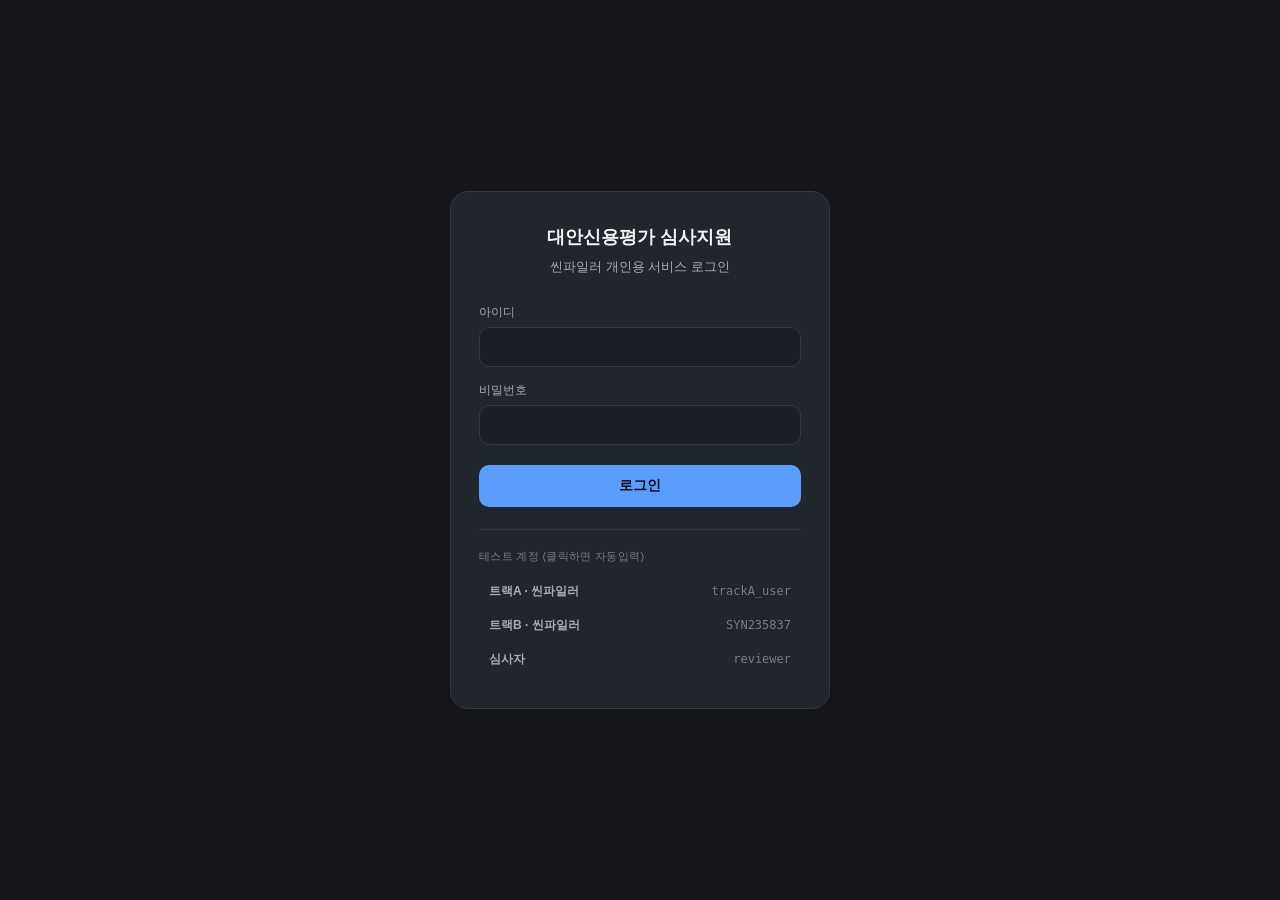
<file: src/index.html>
<!DOCTYPE html>
<html lang="ko">
<head>
<meta charset="UTF-8" />
<meta name="viewport" content="width=device-width, initial-scale=1.0" />
<title>대안신용평가 심사지원 · 로그인</title>
<link rel="stylesheet" href="styles.css" />
</head>
<body>
  <div class="login-shell">
    <div class="login-card">
      <div class="login-header">
        <div class="title">대안신용평가 심사지원</div>
        <div class="subtitle">씬파일러 개인용 서비스 로그인</div>
      </div>

      <div id="loginError" class="login-error">아이디 또는 비밀번호가 올바르지 않습니다.</div>

      <form id="loginForm">
        <div class="field">
          <label for="userId">아이디</label>
          <input type="text" id="userId" autocomplete="username" required />
        </div>
        <div class="field">
          <label for="userPw">비밀번호</label>
          <input type="password" id="userPw" autocomplete="current-password" required />
        </div>
        <button type="submit" class="login-btn">로그인</button>
      </form>

      <div class="demo-accounts">
        <div class="demo-title">테스트 계정 (클릭하면 자동입력)</div>
        <div class="demo-item" data-id="trackA_user" data-pw="trackA1234">
          <span class="demo-role">트랙A · 씬파일러</span>
          <span class="demo-cred">trackA_user</span>
        </div>
        <div class="demo-item" data-id="SYN235837" data-pw="trackB1234">
          <span class="demo-role">트랙B · 씬파일러</span>
          <span class="demo-cred">SYN235837</span>
        </div>
        <div class="demo-item" data-id="reviewer" data-pw="reviewer1234">
          <span class="demo-role">심사자</span>
          <span class="demo-cred">reviewer</span>
        </div>
      </div>
    </div>
  </div>

  <script src="auth.js"></script>
  <script>
    const form = document.getElementById("loginForm");
    const errorBox = document.getElementById("loginError");
    const idInput = document.getElementById("userId");
    const pwInput = document.getElementById("userPw");

    document.querySelectorAll(".demo-item").forEach((item) => {
      item.addEventListener("click", () => {
        idInput.value = item.dataset.id;
        pwInput.value = item.dataset.pw;
        errorBox.classList.remove("show");
      });
    });

    form.addEventListener("submit", (e) => {
      e.preventDefault();
      const id = idInput.value.trim();
      const pw = pwInput.value;
      const account = ACCOUNTS[id];

      if (!account || account.password !== pw) {
        errorBox.classList.add("show");
        return;
      }

      errorBox.classList.remove("show");
      saveSession(id, account);
      window.location.href = account.redirect;
    });

    // 이미 로그인되어 있으면 해당 화면으로 바로 이동
    const existing = getSession();
    if (existing) {
      const acc = Object.values(ACCOUNTS).find((a) => a.role === existing.role);
      if (acc) window.location.href = acc.redirect;
    }
  </script>
</body>
</html>
</file>
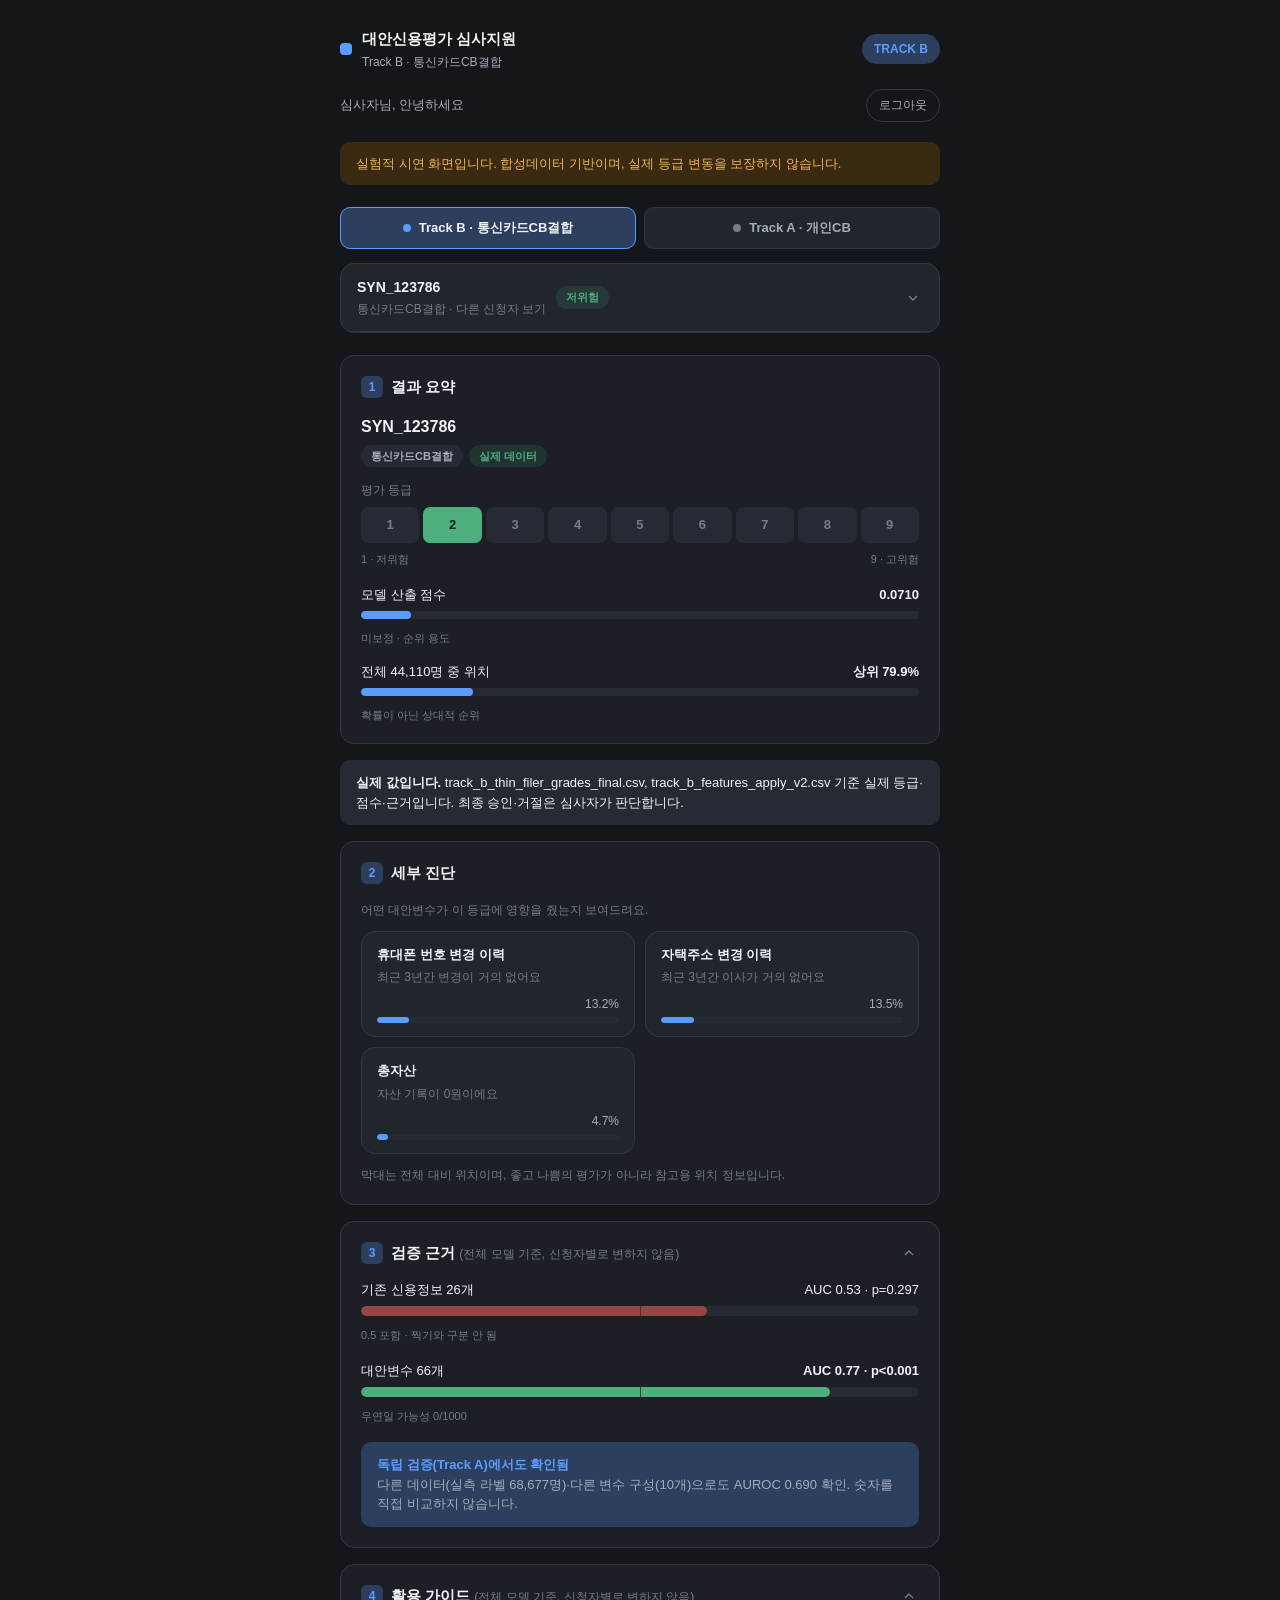
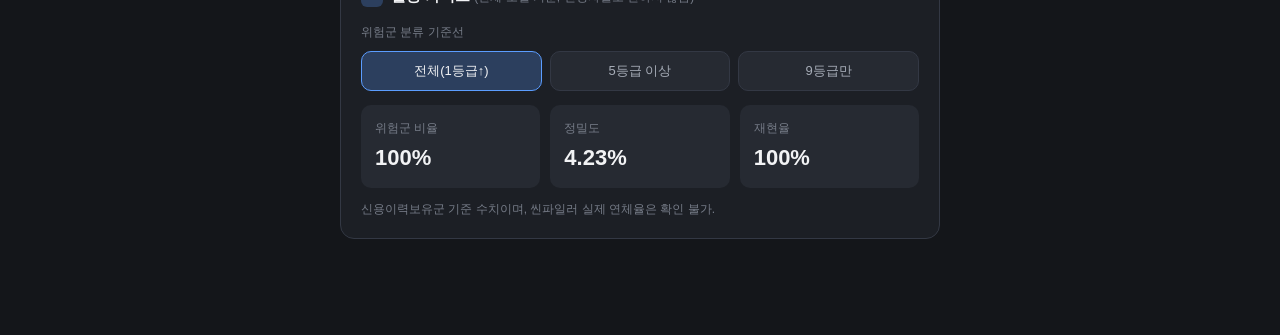
<file: archive/examiner-v2.html>
<!DOCTYPE html>
<html lang="ko">
<head>
<meta charset="UTF-8" />
<meta name="viewport" content="width=device-width, initial-scale=1.0" />
<title>대안신용평가 심사지원 · 심사자</title>
<link rel="stylesheet" href="styles.css" />
<link rel="stylesheet" href="examiner-v2.css" />
</head>
<body>
  <div class="page">

    <div class="topbar">
      <div class="brand">
        <div class="brand-dot"></div>
        <div class="brand-text">
          <div class="title">대안신용평가 심사지원</div>
          <div class="subtitle" id="trackSubtitle">Track B · 통신카드CB결합</div>
        </div>
      </div>
      <span class="track-badge" id="trackBadge">TRACK B</span>
    </div>

    <div class="user-strip">
      <div style="font-size:13px;color:var(--text-dim);">
        심사자님, 안녕하세요
      </div>
      <button class="logout-btn" onclick="if(confirm('로그인 화면으로 이동할까요?')) window.location.href='index.html'">로그아웃</button>
    </div>

    <div class="warn-banner">
      실험적 시연 화면입니다. 합성데이터 기반이며, 실제 등급 변동을 보장하지 않습니다.
    </div>

    <div class="track-toggle">
      <button class="track-toggle-btn active" id="btnB"><span class="dot"></span>Track B · 통신카드CB결합</button>
      <button class="track-toggle-btn" id="btnA"><span class="dot"></span>Track A · 개인CB</button>
    </div>

    <div class="applicant-switcher">
      <div class="switcher-current" id="switcherCurrent">
        <div class="switcher-current-left">
          <div>
            <p class="switcher-current-id" id="curId"></p>
            <p class="switcher-current-sub" id="curSub"></p>
          </div>
          <span class="risk-pill" id="curRisk"></span>
        </div>
        <div class="switcher-arrow" id="switcherArrow">
          <svg width="16" height="16" viewBox="0 0 24 24" fill="none" stroke="currentColor" stroke-width="2"><polyline points="6 9 12 15 18 9"></polyline></svg>
        </div>
      </div>
      <div class="switcher-list" id="switcherList">
        <div class="switcher-list-inner" id="applicantGrid"></div>
      </div>
    </div>

    <div id="page"></div>

  </div>

<script>
const B = {
  pop: '44,110', popLabel: '전체',
  applicants: [
    { id:'SYN_123786', grade:2, top:79.9, score:0.0710, sub:'통신카드CB결합',
      ev:[['휴대폰 번호 변경 이력','최근 3년간 변경이 거의 없어요',13.2],
          ['자택주소 변경 이력','최근 3년간 이사가 거의 없어요',13.5],
          ['총자산','자산 기록이 0원이에요',4.7]] },
    { id:'SYN_175159', grade:3, top:57.4, score:0.1714, sub:'통신카드CB결합',
      ev:[['휴대폰 번호 변경 이력','변경 빈도가 평균 수준이에요',59.3],
          ['자택주소 변경 이력','이사 빈도가 평균 수준이에요',53.6],
          ['총자산','110,628원 · 평균보다 낮은 편이에요',36.3]] },
    { id:'SYN_235837', grade:5, top:16.2, score:0.4228, sub:'통신카드CB결합',
      ev:[['휴대폰 번호 변경 이력','최근 3년간 변경이 잦은 편이에요',96.1],
          ['자택주소 변경 이력','최근 3년간 이사가 잦은 편이에요',87.8],
          ['총자산','자산 기록이 0원이에요',4.7]] },
    { id:'SYN_285930', grade:6, top:7.5, score:0.5396, sub:'통신카드CB결합',
      ev:[['휴대폰 번호 변경 이력','변경 빈도가 평균 수준이에요',59.3],
          ['자택주소 변경 이력','최근 3년간 이사가 거의 없어요',13.5],
          ['총자산','평균보다 많은 편이에요',73.6]] },
    { id:'SYN_280928', grade:7, top:3.2, score:0.6500, sub:'통신카드CB결합',
      ev:[['휴대폰 번호 변경 이력','최근 3년간 변경이 잦은 편이에요',96.1],
          ['자택주소 변경 이력','이사 빈도가 평균 수준이에요',53.6],
          ['총자산','111,406원 · 평균보다 낮은 편이에요',36.5]] },
    { id:'SYN_157870', grade:8, top:0.7, score:0.7808, sub:'통신카드CB결합',
      ev:[['휴대폰 번호 변경 이력','최근 3년간 변경이 잦은 편이에요',96.1],
          ['자택주소 변경 이력','이사 빈도가 평균 수준이에요',53.6],
          ['총자산','264,223원 · 평균보다 많은 편이에요',67.4]] }
  ]
};

const A = {
  pop: '794,773', popLabel: '전체',
  applicants: [
    { id:'TA_C9399E00', grade:1, top:98.6, score:0.0014, sub:'신규 진입자 · 은행대출 신규',
      ev:[['휴대폰 번호 변경 이력','최근 3년간 변경이 잦은 편이에요',71.9],
          ['자택주소 변경 이력','최근 3년간 이사가 잦은 편이에요',70.2],
          ['거주지 매매가','178,495원 · 시세가 낮은 편이에요',33.8],
          ['현거주지 평형','평형이 평균보다 큰 편이에요',63.0]] },
    { id:'TA_5AE19E5A', grade:3, top:76.7, score:0.0062, sub:'신규 진입자',
      ev:[['휴대폰 번호 변경 이력','최근 3년간 변경이 적은 편이에요',24.0],
          ['자택주소 변경 이력','최근 3년간 이사가 적은 편이에요',22.6],
          ['거주지 매매가','173,031원 · 시세가 낮은 편이에요',33.3],
          ['현거주지 평형','평형 정보가 없어요',null]] },
    { id:'TA_66105227', grade:7, top:36.0, score:0.0190, sub:'신규 진입자',
      ev:[['휴대폰 번호 변경 이력','최근 3년간 변경이 잦은 편이에요',71.9],
          ['자택주소 변경 이력','최근 3년간 이사가 잦은 편이에요',70.2],
          ['거주지 매매가','995,130원 · 시세가 높은 편이에요',87.2],
          ['현거주지 평형','평형 정보가 없어요',null]] },
    { id:'TA_CDA6F99E', grade:9, top:8.4, score:0.0693, sub:'신규 진입자',
      ev:[['휴대폰 번호 변경 이력','최근 3년간 변경이 적은 편이에요',24.0],
          ['자택주소 변경 이력','최근 3년간 이사가 적은 편이에요',22.6],
          ['거주지 매매가','271,468원 · 시세가 중간 수준이에요',51.5],
          ['현거주지 평형','평형 정보가 없어요',null]] }
  ]
};

let currentTrack = 'B';
let currentIdx = 0;
let switcherOpen = false;
let verifyOpen = true;
let guideOpen = true;

function riskClass(g){ if(g<=3) return 'risk-low'; if(g<=6) return 'risk-mid'; return 'risk-high'; }
function riskLabel(g){ if(g<=3) return '저위험'; if(g<=6) return '보통'; return '고위험'; }
function stepClass(i, grade){
  if(i !== grade) return '';
  if(grade<=3) return 'active-low';
  if(grade<=6) return 'active-mid';
  return 'active-high';
}

function renderApplicantGrid(){
  const data = currentTrack==='B' ? B : A;
  const cur = data.applicants[currentIdx];

  document.getElementById('curId').textContent = cur.id;
  document.getElementById('curSub').textContent = cur.sub + ' · 다른 신청자 보기';
  const riskEl = document.getElementById('curRisk');
  riskEl.className = 'risk-pill ' + riskClass(cur.grade);
  riskEl.textContent = riskLabel(cur.grade);

  const grid = document.getElementById('applicantGrid');
  var _gridHtml = '';
  for (var _g=0; _g<data.applicants.length; _g++) {
    var a2 = data.applicants[_g];
    var sel = _g===currentIdx ? ' selected' : '';
    _gridHtml += '<button class="applicant-card' + sel + '" data-idx="' + _g + '">' +
      '<p class="id">' + a2.id + '</p>' +
      '<p class="sub">' + a2.sub + '</p>' +
      '<span class="risk-pill ' + riskClass(a2.grade) + '">' + riskLabel(a2.grade) + '</span>' +
      '</button>';
  }
  grid.innerHTML = _gridHtml;
  var _cards = document.querySelectorAll('.applicant-card');
  for (var _i=0; _i<_cards.length; _i++) {
    (function(btn){
      btn.addEventListener('click', function(){
        currentIdx = parseInt(btn.dataset.idx);
        switcherOpen = false;
        renderPage();
      });
    })(_cards[_i]);
  }

  document.getElementById('switcherList').classList.toggle('open', switcherOpen);
  document.getElementById('switcherArrow').classList.toggle('open', switcherOpen);
}

document.getElementById('switcherCurrent').addEventListener('click', function(){
  switcherOpen = !switcherOpen;
  document.getElementById('switcherList').classList.toggle('open', switcherOpen);
  document.getElementById('switcherArrow').classList.toggle('open', switcherOpen);
});

function evCard(v){
  const hasVal = v[2] !== null;
  const bar = hasVal
    ? '<p class="ev-pct">' + v[2] + '%</p><div class="ev-bar-track"><div class="ev-bar-fill" style="width:' + v[2] + '%;"></div></div>'
    : '<span class="na-pill">해당없음</span>';
  return '<div class="ev-card"><p class="ev-name">' + v[0] + '</p><p class="ev-desc">' + v[1] + '</p>' + bar + '</div>';
}

function barCol(val, h, accent){
  return '<div class="barchart-col"><span class="barchart-val' + (accent?' accent':'') + '">' + val + '</span>' +
    '<div class="barchart-bar" style="height:' + h + '%;' + (accent ? ' background:var(--blue);' : '') + '"></div></div>';
}

function renderPage(){
  renderApplicantGrid();
  const data = currentTrack==='B' ? B : A;
  const a = data.applicants[currentIdx];
  const scoreBarWidth = Math.min(a.score / 0.8 * 100, 100);
  const posBarWidth = 100 - a.top;

  let html = '';

  // 1. 결과 요약
  html += '<div class="panel">';
  html += '<div class="panel-title-row"><span class="panel-num">1</span><h2 class="panel-title">결과 요약</h2></div>';
  html += '<p class="switcher-current-id" style="font-size:16px;margin-bottom:6px;">' + a.id + '</p>';
  html += '<div style="display:flex;gap:6px;margin-bottom:14px;">' +
    '<span class="risk-pill" style="background:var(--card-alt);color:var(--text-dim);">' + a.sub + '</span>' +
    '<span class="risk-pill" style="background:rgba(76,175,125,0.14);color:var(--green);">실제 데이터</span></div>';
  html += '<p class="foot-note" style="margin-bottom:8px;">평가 등급</p>';
  html += '<div class="steps">';
  for(let i=1;i<=9;i++){ html += '<div class="step ' + stepClass(i, a.grade) + '">' + i + '</div>'; }
  html += '</div>';
  html += '<div class="steps-caption"><span>1 · 저위험</span><span>9 · 고위험</span></div>';
  html += '<div class="metric-row"><span>모델 산출 점수</span><span class="val">' + a.score.toFixed(4) + '</span></div>';
  html += '<div class="bar-track"><div class="bar-fill" style="width:' + scoreBarWidth + '%;"></div></div>';
  html += '<p class="bar-caption">미보정 · 순위 용도</p>';
  html += '<div class="metric-row"><span>전체 ' + data.pop + '명 중 위치</span><span class="val">상위 ' + a.top + '%</span></div>';
  html += '<div class="bar-track"><div class="bar-fill" style="width:' + posBarWidth + '%;"></div></div>';
  html += '<p class="bar-caption" style="margin-bottom:0;">확률이 아닌 상대적 순위</p>';
  html += '</div>';

  html += '<div class="callout" style="margin-bottom:16px;"><b>실제 값입니다.</b> ' +
    (currentTrack==='B' ? 'track_b_thin_filer_grades_final.csv, track_b_features_apply_v2.csv 기준 실제 등급·점수·근거입니다.' : 'track_a_apply.csv, track_a_apply_v2_scored_R.csv 기준 실제 등급·점수·근거입니다.') +
    ' 최종 승인·거절은 심사자가 판단합니다.</div>';

  // 2. 세부 진단
  html += '<div class="panel">';
  html += '<div class="panel-title-row"><span class="panel-num">2</span><h2 class="panel-title">세부 진단</h2></div>';
  html += '<p class="foot-note" style="margin-bottom:12px;">어떤 대안변수가 이 등급에 영향을 줬는지 보여드려요.</p>';
  var _evHtml2 = '';
  for (var _ev=0; _ev<a.ev.length; _ev++) { _evHtml2 += evCard(a.ev[_ev]); }
  html += '<div class="ev-grid">' + _evHtml2 + '</div>';
  html += '<p class="foot-note">막대는 전체 대비 위치이며, 좋고 나쁨의 평가가 아니라 참고용 위치 정보입니다.' +
    (currentTrack==='A' ? ' 현거주지평형이 결측(-9)인 경우 백분위 계산에서 제외했습니다.' : '') + '</p>';
  html += '</div>';

  // 3. 검증 근거
  html += '<div class="panel">';
  html += '<div class="panel-title-row collapsible" id="toggleVerify"><span class="panel-num">3</span><h2 class="panel-title">검증 근거<span class="panel-title-note">(전체 모델 기준, 신청자별로 변하지 않음)</span></h2>' +
    '<div class="panel-toggle' + (verifyOpen ? ' open' : '') + '"><svg width="16" height="16" viewBox="0 0 24 24" fill="none" stroke="currentColor" stroke-width="2"><polyline points="6 9 12 15 18 9"></polyline></svg></div></div>';
  html += '<div class="panel-body' + (verifyOpen ? ' open' : '') + '" id="bodyVerify">';
  if(currentTrack==='B'){
    html += '<div class="compare-row"><div class="metric-row"><span>기존 신용정보 26개</span><span>AUC 0.53 · p=0.297</span></div>' +
      '<div class="compare-track"><div class="compare-fill" style="width:62%; background:var(--red); opacity:0.6;"></div><div class="compare-baseline"></div></div>' +
      '<p class="bar-caption">0.5 포함 · 찍기와 구분 안 됨</p></div>';
    html += '<div class="compare-row"><div class="metric-row"><span>대안변수 66개</span><span class="val">AUC 0.77 · p&lt;0.001</span></div>' +
      '<div class="compare-track"><div class="compare-fill" style="width:84%; background:var(--green);"></div><div class="compare-baseline"></div></div>' +
      '<p class="bar-caption" style="margin-bottom:0;">우연일 가능성 0/1000</p></div>';
    html += '<div class="callout" style="background:var(--blue-dim);"><b style="color:var(--blue);">독립 검증(Track A)에서도 확인됨</b><br>' +
      '<span style="color:var(--text-dim);">다른 데이터(실측 라벨 68,677명)·다른 변수 구성(10개)으로도 AUROC 0.690 확인. 숫자를 직접 비교하지 않습니다.</span></div>';
  } else {
    var stages = [['CB 완전정보','0.990',99,false],['진입정보 15개','0.860',86,false],['대안+인구','0.819',82,false],['성별만 제외','0.793',79,false],['대안변수만(공식)','0.690',69,true]];
    var _barsHtml = '', _labelsHtml = '';
    for (var _s=0; _s<stages.length; _s++) {
      _barsHtml += barCol(stages[_s][1], stages[_s][2], stages[_s][3]);
      _labelsHtml += '<span' + (stages[_s][3]?' class="accent"':'') + '>' + stages[_s][0] + '</span>';
    }
    html += '<div class="barchart">' + _barsHtml + '</div>';
    html += '<div class="barchart-labels">' + _labelsHtml + '</div>';
    html += '<p class="bar-caption">CI [0.646, 0.731] · 인구변수 완전 배제 조건에서도 AUROC가 0.5를 크게 상회합니다.</p>';
    html += '<div class="callout" style="background:var(--blue-dim); margin-top:12px; margin-bottom:16px;"><b style="color:var(--blue);">독립 검증(Track B)에서도 확인됨</b><br>' +
      '<span style="color:var(--text-dim);">정답 없는 씬파일러 집단(이탈 코호트)에서도 대안변수 66개로 AUC 0.77 확인. 숫자를 직접 비교하지 않습니다.</span></div>';
    html += '<p class="foot-note" style="margin-bottom:8px;font-weight:700;color:var(--text);">엄격/비엄격 씬파일러 등급 비교</p>';
    html += '<div class="seg-grid">' +
      '<div class="seg-box"><p class="seg-label">엄격 씬파일러 · 순수 무이력</p><p class="seg-grade">3등급</p><p class="seg-n">중앙값 · 333,571명</p></div>' +
      '<div class="seg-box"><p class="seg-label">비엄격 씬파일러 · 폐계좌 보유</p><p class="seg-grade">5등급</p><p class="seg-n">중앙값 · 461,202명</p></div></div>';
    html += '<p class="foot-note">신용거래를 한 번도 안 한 사람이, 거래 후 계좌를 닫은 사람보다 오히려 더 저위험으로 나타났습니다. 지금 보고 있는 신청자 한 명이 아니라, 전체 집단을 두 그룹으로 나눈 통계입니다.</p>';
  }
  html += '</div></div>';

  // 4. 활용 가이드
  html += '<div class="panel">';
  html += '<div class="panel-title-row collapsible" id="toggleGuide"><span class="panel-num">4</span><h2 class="panel-title">활용 가이드<span class="panel-title-note">(전체 모델 기준, 신청자별로 변하지 않음)</span></h2>' +
    '<div class="panel-toggle' + (guideOpen ? ' open' : '') + '"><svg width="16" height="16" viewBox="0 0 24 24" fill="none" stroke="currentColor" stroke-width="2"><polyline points="6 9 12 15 18 9"></polyline></svg></div></div>';
  html += '<div class="panel-body' + (guideOpen ? ' open' : '') + '" id="bodyGuide">';
  if(currentTrack==='B'){
    html += '<p class="foot-note" style="margin-bottom:10px;">위험군 분류 기준선</p>';
    html += '<div class="cutoff-btns">' +
      '<button class="cutoff-btn active" data-c="0">전체(1등급↑)</button>' +
      '<button class="cutoff-btn" data-c="1">5등급 이상</button>' +
      '<button class="cutoff-btn" data-c="2">9등급만</button></div>';
    html += '<div class="stat-grid">' +
      '<div class="stat-box"><p class="stat-label">위험군 비율</p><p class="stat-val" id="cRatio">100%</p></div>' +
      '<div class="stat-box"><p class="stat-label">정밀도</p><p class="stat-val" id="cPrec">4.23%</p></div>' +
      '<div class="stat-box"><p class="stat-label">재현율</p><p class="stat-val" id="cRec">100%</p></div></div>';
    html += '<p class="foot-note">신용이력보유군 기준 수치이며, 씬파일러 실제 연체율은 확인 불가.</p>';
  } else {
    html += '<p class="foot-note" style="margin:0;">Track A는 조절 가능한 활용 도구가 없습니다. 개별 채점 대신 검증 근거로만 활용됩니다 — 관련 통계는 위 3번 검증 근거 섹션에서 확인하세요.</p>';
  }
  html += '</div></div>';

  document.getElementById('page').innerHTML = html;

  document.getElementById('toggleVerify').addEventListener('click', function(){
    verifyOpen = !verifyOpen;
    document.getElementById('bodyVerify').classList.toggle('open', verifyOpen);
    this.querySelector('.panel-toggle').classList.toggle('open', verifyOpen);
  });
  document.getElementById('toggleGuide').addEventListener('click', function(){
    guideOpen = !guideOpen;
    document.getElementById('bodyGuide').classList.toggle('open', guideOpen);
    this.querySelector('.panel-toggle').classList.toggle('open', guideOpen);
  });

  if(currentTrack==='B'){
    var _cbtns = document.querySelectorAll('.cutoff-btn');
    for (var _j=0; _j<_cbtns.length; _j++) {
      (function(btn){
        btn.addEventListener('click', function(){
          var _all = document.querySelectorAll('.cutoff-btn');
          for (var _k=0; _k<_all.length; _k++) { _all[_k].classList.remove('active'); }
          btn.classList.add('active');
          var cutoffs = [
            { ratio:'100%', prec:'4.23%', rec:'100%' },
            { ratio:'23%', prec:'13.38%', rec:'72.75%' },
            { ratio:'1%', prec:'50.17%', rec:'11.87%' }
          ];
          var c = cutoffs[btn.dataset.c];
          document.getElementById('cRatio').textContent = c.ratio;
          document.getElementById('cPrec').textContent = c.prec;
          document.getElementById('cRec').textContent = c.rec;
        });
      })(_cbtns[_j]);
    }
  }
}

document.getElementById('btnB').addEventListener('click', function(){
  currentTrack = 'B'; currentIdx = 0; switcherOpen = false;
  document.getElementById('btnB').classList.add('active');
  document.getElementById('btnA').classList.remove('active');
  document.getElementById('trackBadge').textContent = 'TRACK B';
  document.getElementById('trackSubtitle').textContent = 'Track B · 통신카드CB결합';
  renderPage();
});
document.getElementById('btnA').addEventListener('click', function(){
  currentTrack = 'A'; currentIdx = 0; switcherOpen = false;
  document.getElementById('btnA').classList.add('active');
  document.getElementById('btnB').classList.remove('active');
  document.getElementById('trackBadge').textContent = 'TRACK A';
  document.getElementById('trackSubtitle').textContent = 'Track A · 개인CB';
  renderPage();
});

renderPage();
</script>
</body>
</html>
</file>
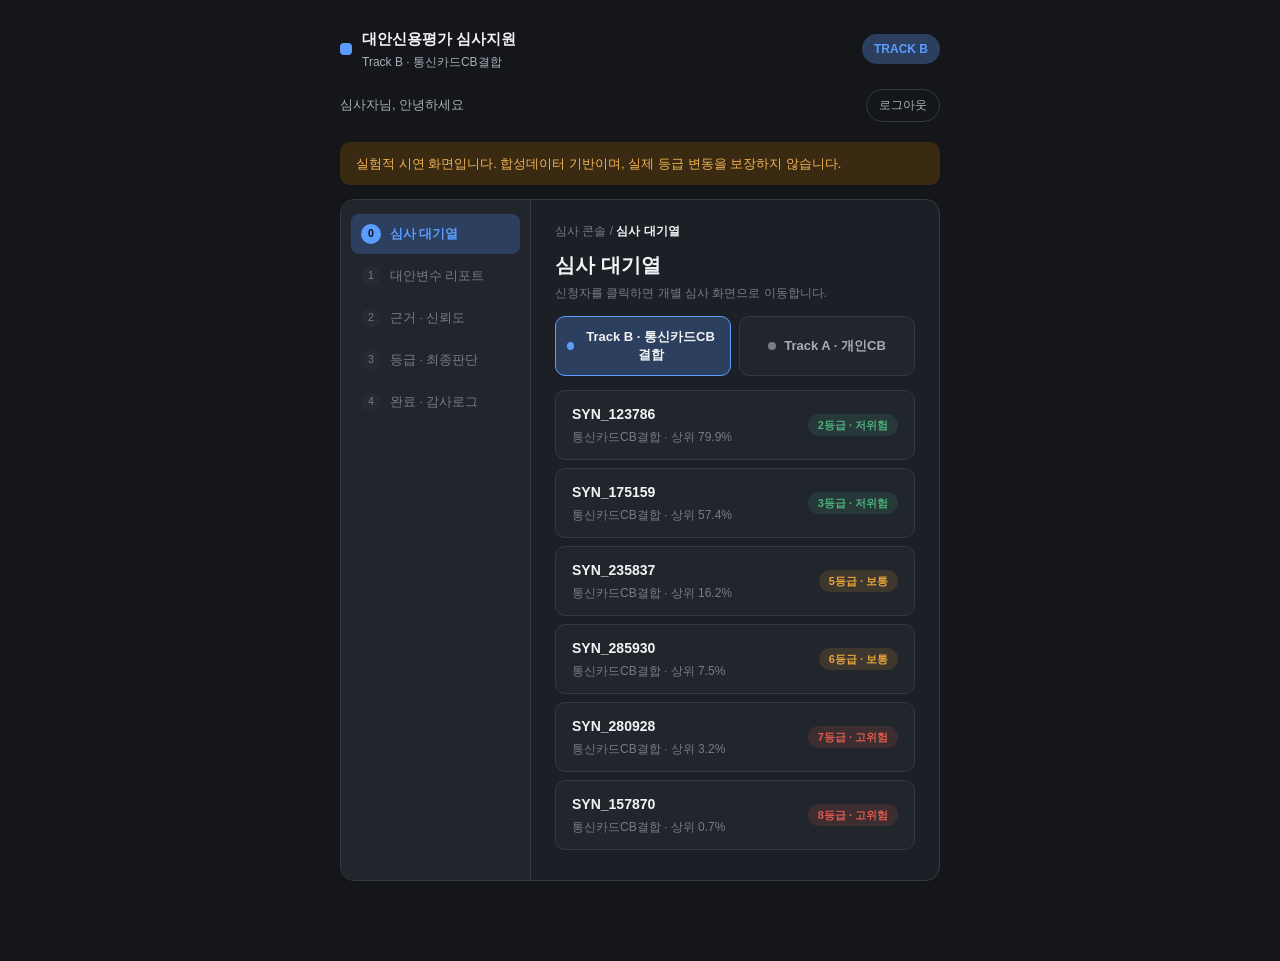
<file: archive/examiner-v8.html>
<!DOCTYPE html>
<html lang="ko">
<head>
<meta charset="UTF-8" />
<meta name="viewport" content="width=device-width, initial-scale=1.0" />
<title>대안신용평가 심사지원 · 심사자</title>
<link rel="stylesheet" href="styles.css" />
<link rel="stylesheet" href="examiner-v8.css" />
</head>
<body>
  <div class="page">

    <div class="topbar">
      <div class="brand">
        <div class="brand-dot"></div>
        <div class="brand-text">
          <div class="title">대안신용평가 심사지원</div>
          <div class="subtitle" id="trackSubtitle">Track B · 통신카드CB결합</div>
        </div>
      </div>
      <span class="track-badge" id="trackBadge">TRACK B</span>
    </div>

    <div class="user-strip">
      <div style="font-size:13px;color:var(--text-dim);">심사자님, 안녕하세요</div>
      <button class="logout-btn" onclick="if(confirm('로그인 화면으로 이동할까요?')) window.location.href='index.html'">로그아웃</button>
    </div>

    <div class="warn-banner" style="margin-bottom:14px;">
      실험적 시연 화면입니다. 합성데이터 기반이며, 실제 등급 변동을 보장하지 않습니다.
    </div>

    <div class="flow-shell">
      <div class="flow-sidebar" id="flowSidebar"></div>
      <div class="flow-main">
        <div class="flow-crumb">심사 콘솔 / <b id="crumbTitle">심사 대기열</b></div>

        <!-- 0. 심사 대기열 -->
        <div class="screen" data-idx="0">
          <h1 class="scr-title" style="font-size:20px;font-weight:700;margin:10px 0 4px;">심사 대기열</h1>
          <p class="foot-note" style="margin-bottom:14px;">신청자를 클릭하면 개별 심사 화면으로 이동합니다.</p>
          <div class="track-toggle">
            <button class="track-toggle-btn active" id="btnB"><span class="dot"></span>Track B · 통신카드CB결합</button>
            <button class="track-toggle-btn" id="btnA"><span class="dot"></span>Track A · 개인CB</button>
          </div>
          <div id="queueList"></div>
        </div>

        <!-- 1. 대안변수 리포트 -->
        <div class="screen" data-idx="1">
          <h1 class="scr-title" style="font-size:20px;font-weight:700;margin:10px 0 4px;">대안변수 리포트</h1>
          <p class="foot-note" style="margin-bottom:14px;">어떤 대안변수가 이 신청자의 등급에 영향을 줬는지 보여드려요.</p>
          <div id="evContent"></div>
          <div class="flow-nav">
            <button class="btn-secondary" onclick="goTo(0)">← 대기열로</button>
            <button class="btn-primary-nav" onclick="goTo(2)">근거 · 신뢰도 보기 →</button>
          </div>
        </div>

        <!-- 2. 근거·신뢰도 -->
        <div class="screen" data-idx="2">
          <h1 class="scr-title" style="font-size:20px;font-weight:700;margin:10px 0 4px;">근거 · 신뢰도</h1>
          <p class="foot-note" style="margin-bottom:14px;">이 등급이 얼마나 검증됐는지 보여드려요.</p>
          <div id="verifyContent"></div>
          <div class="flow-nav">
            <button class="btn-secondary" onclick="goTo(1)">← 대안변수 리포트로</button>
            <button class="btn-primary-nav" onclick="goTo(3)">등급 · 최종판단으로 →</button>
          </div>
        </div>

        <!-- 3. 등급·최종판단 -->
        <div class="screen" data-idx="3">
          <h1 class="scr-title" style="font-size:20px;font-weight:700;margin:10px 0 4px;">등급 · 최종 심사 판단</h1>
          <div id="visitWarning"></div>
          <div id="finalContent"></div>
        </div>

        <!-- 4. 완료·감사로그 -->
        <div class="screen" data-idx="4">
          <h1 class="scr-title" style="font-size:20px;font-weight:700;margin:10px 0 4px;">처리 완료 · 감사 로그</h1>
          <p class="foot-note" style="margin-bottom:14px;">이 건의 판단 근거와 처리 이력이 기록되었습니다.</p>
          <div id="auditContent"></div>
        </div>

      </div>
    </div>

  </div>

<script>
const B = {
  pop: '44,110', popLabel: '전체',
  applicants: [
    { id:'SYN_123786', grade:2, top:79.9, score:0.0710, sub:'통신카드CB결합',
      ev:[['휴대폰 번호 변경 이력','최근 3년간 변경이 거의 없어요',13.2],
          ['자택주소 변경 이력','최근 3년간 이사가 거의 없어요',13.5],
          ['총자산','자산 기록이 0원이에요',4.7]] },
    { id:'SYN_175159', grade:3, top:57.4, score:0.1714, sub:'통신카드CB결합',
      ev:[['휴대폰 번호 변경 이력','변경 빈도가 평균 수준이에요',59.3],
          ['자택주소 변경 이력','이사 빈도가 평균 수준이에요',53.6],
          ['총자산','110,628원 · 평균보다 낮은 편이에요',36.3]] },
    { id:'SYN_235837', grade:5, top:16.2, score:0.4228, sub:'통신카드CB결합',
      ev:[['휴대폰 번호 변경 이력','최근 3년간 변경이 잦은 편이에요',96.1],
          ['자택주소 변경 이력','최근 3년간 이사가 잦은 편이에요',87.8],
          ['총자산','자산 기록이 0원이에요',4.7]] },
    { id:'SYN_285930', grade:6, top:7.5, score:0.5396, sub:'통신카드CB결합',
      ev:[['휴대폰 번호 변경 이력','변경 빈도가 평균 수준이에요',59.3],
          ['자택주소 변경 이력','최근 3년간 이사가 거의 없어요',13.5],
          ['총자산','평균보다 많은 편이에요',73.6]] },
    { id:'SYN_280928', grade:7, top:3.2, score:0.6500, sub:'통신카드CB결합',
      ev:[['휴대폰 번호 변경 이력','최근 3년간 변경이 잦은 편이에요',96.1],
          ['자택주소 변경 이력','이사 빈도가 평균 수준이에요',53.6],
          ['총자산','111,406원 · 평균보다 낮은 편이에요',36.5]] },
    { id:'SYN_157870', grade:8, top:0.7, score:0.7808, sub:'통신카드CB결합',
      ev:[['휴대폰 번호 변경 이력','최근 3년간 변경이 잦은 편이에요',96.1],
          ['자택주소 변경 이력','이사 빈도가 평균 수준이에요',53.6],
          ['총자산','264,223원 · 평균보다 많은 편이에요',67.4]] }
  ]
};
const A = {
  pop: '794,773', popLabel: '전체',
  applicants: [
    { id:'TA_C9399E00', grade:1, top:98.6, score:0.0014, sub:'신규 진입자 · 은행대출 신규',
      ev:[['휴대폰 번호 변경 이력','최근 3년간 변경이 잦은 편이에요',71.9],
          ['자택주소 변경 이력','최근 3년간 이사가 잦은 편이에요',70.2],
          ['거주지 매매가','178,495원 · 시세가 낮은 편이에요',33.8],
          ['현거주지 평형','평형이 평균보다 큰 편이에요',63.0]] },
    { id:'TA_5AE19E5A', grade:3, top:76.7, score:0.0062, sub:'신규 진입자',
      ev:[['휴대폰 번호 변경 이력','최근 3년간 변경이 거의 없어요',24.0],
          ['자택주소 변경 이력','최근 3년간 이사가 거의 없어요',22.6],
          ['거주지 매매가','173,031원 · 시세가 낮은 편이에요',33.3],
          ['현거주지 평형','평형 정보가 없어요',null]] },
    { id:'TA_66105227', grade:7, top:36.0, score:0.0190, sub:'신규 진입자',
      ev:[['휴대폰 번호 변경 이력','최근 3년간 변경이 잦은 편이에요',71.9],
          ['자택주소 변경 이력','최근 3년간 이사가 잦은 편이에요',70.2],
          ['거주지 매매가','995,130원 · 시세가 높은 편이에요',87.2],
          ['현거주지 평형','평형 정보가 없어요',null]] },
    { id:'TA_CDA6F99E', grade:9, top:8.4, score:0.0693, sub:'신규 진입자',
      ev:[['휴대폰 번호 변경 이력','최근 3년간 변경이 거의 없어요',24.0],
          ['자택주소 변경 이력','최근 3년간 이사가 거의 없어요',22.6],
          ['거주지 매매가','271,468원 · 시세가 중간 수준이에요',51.5],
          ['현거주지 평형','평형 정보가 없어요',null]] }
  ]
};

let currentTrack = 'B';
let currentIdx = 0;
let currentScreen = 0;
let visitedScreens = {}; // "track-idx" -> {1:true, 2:true, ...}
let ackChecks = {};      // "track-idx" -> [bool,bool,bool,bool]
let revealedJudgments = {}; // "track-idx" -> true
let selectedDecision = null;

function key(){ return currentTrack + '-' + currentIdx; }
function curData(){ return currentTrack==='B' ? B : A; }
function curApp(){ return curData().applicants[currentIdx]; }
function riskClass(g){ if(g<=3) return 'risk-low'; if(g<=6) return 'risk-mid'; return 'risk-high'; }
function riskLabel(g){ if(g<=3) return '저위험'; if(g<=6) return '보통'; return '고위험'; }
function stepClass(i, grade){
  if(i !== grade) return '';
  if(grade<=3) return 'active-low';
  if(grade<=6) return 'active-mid';
  return 'active-high';
}
function escapeHtml(str){
  if(!str) return '';
  return str.replace(/&/g,'&amp;').replace(/</g,'&lt;').replace(/>/g,'&gt;').replace(/"/g,'&quot;');
}
function markVisited(i){
  var k = key();
  if(!visitedScreens[k]) visitedScreens[k] = {};
  visitedScreens[k][i] = true;
}

var STEP_LABELS = ['심사 대기열','대안변수 리포트','근거 · 신뢰도','등급 · 최종판단','완료 · 감사로그'];

function renderSidebar(){
  var html = '';
  for (var i=0;i<STEP_LABELS.length;i++){
    var cls = 'fstep' + (i===currentScreen ? ' active' : '') + ((visitedScreens[key()] && visitedScreens[key()][i] && i!==currentScreen) ? ' visited' : '');
    html += '<div class="' + cls + '" data-goto="' + i + '"><span class="fnum">' + i + '</span><span>' + STEP_LABELS[i] + '</span></div>';
  }
  document.getElementById('flowSidebar').innerHTML = html;
  var items = document.querySelectorAll('.fstep');
  for (var j=0;j<items.length;j++){
    (function(el){
      el.addEventListener('click', function(){ goTo(parseInt(el.dataset.goto)); });
    })(items[j]);
  }
}

function goTo(i){
  currentScreen = i;
  markVisited(i);
  var screens = document.querySelectorAll('.screen');
  for (var s=0;s<screens.length;s++){
    screens[s].classList.toggle('active', parseInt(screens[s].dataset.idx) === i);
  }
  document.getElementById('crumbTitle').textContent = STEP_LABELS[i];
  renderSidebar();
  if(i===0) renderQueue();
  if(i===1) renderEvidence();
  if(i===2) renderVerify();
  if(i===3) renderFinal();
  if(i===4) renderAudit();
  window.scrollTo({top: document.querySelector('.flow-shell').offsetTop - 20, behavior:'smooth'});
}

function selectApplicant(track, idx){
  currentTrack = track;
  currentIdx = idx;
  document.getElementById('trackBadge').textContent = 'TRACK ' + track;
  document.getElementById('trackSubtitle').textContent = track==='B' ? 'Track B · 통신카드CB결합' : 'Track A · 개인CB';
  goTo(1);
}

function renderQueue(){
  var data = curData();
  var html = '';
  for (var i=0;i<data.applicants.length;i++){
    var a = data.applicants[i];
    html += '<div class="queue-card" data-idx="' + i + '">' +
      '<div><p style="font-size:14px;font-weight:700;margin:0 0 3px;">' + a.id + '</p>' +
      '<p style="font-size:12px;color:var(--text-faint);margin:0;">' + a.sub + ' · 상위 ' + a.top + '%</p></div>' +
      '<span class="risk-pill ' + riskClass(a.grade) + '">' + a.grade + '등급 · ' + riskLabel(a.grade) + '</span>' +
      '</div>';
  }
  document.getElementById('queueList').innerHTML = html;
  var cards = document.querySelectorAll('.queue-card');
  for (var c=0;c<cards.length;c++){
    (function(el){
      el.addEventListener('click', function(){ selectApplicant(currentTrack, parseInt(el.dataset.idx)); });
    })(cards[c]);
  }
}

document.getElementById('btnB').addEventListener('click', function(){
  currentTrack='B';
  document.getElementById('btnB').classList.add('active');
  document.getElementById('btnA').classList.remove('active');
  renderQueue();
});
document.getElementById('btnA').addEventListener('click', function(){
  currentTrack='A';
  document.getElementById('btnA').classList.add('active');
  document.getElementById('btnB').classList.remove('active');
  renderQueue();
});

function evCard(v){
  var hasVal = v[2] !== null;
  var bar = hasVal
    ? '<p class="ev-pct">' + v[2] + '%</p><div class="ev-bar-track"><div class="ev-bar-fill" style="width:' + v[2] + '%;"></div></div>'
    : '<span class="na-pill">해당없음</span>';
  return '<div class="ev-card"><p class="ev-name">' + v[0] + '</p><p class="ev-desc">' + v[1] + '</p>' + bar + '</div>';
}

function renderEvidence(){
  var a = curApp();
  var html = '<p style="font-size:15px;font-weight:700;margin:0 0 10px;">' + a.id + '</p>';
  var evHtml = '';
  for (var i=0;i<a.ev.length;i++){ evHtml += evCard(a.ev[i]); }
  html += '<div class="ev-grid">' + evHtml + '</div>';
  html += '<p class="foot-note">막대는 전체 대비 위치이며, 좋고 나쁨의 평가가 아니라 참고용 위치 정보입니다.' +
    (currentTrack==='A' ? ' 현거주지평형이 결측(-9)인 경우 백분위 계산에서 제외했습니다.' : '') + '</p>';
  document.getElementById('evContent').innerHTML = html;
}

function barCol(val, h, accent){
  return '<div class="barchart-col"><span class="barchart-val' + (accent?' accent':'') + '">' + val + '</span>' +
    '<div class="barchart-bar" style="height:' + h + '%;' + (accent ? ' background:var(--blue);' : '') + '"></div></div>';
}

var ackTexts = [
  '검증 대상은 모두 신용을 획득한 씬파일러 출신입니다. 잔류 씬파일러 점수는 외삽이며 실측 검증이 아닙니다 (선별효과).',
  '표본 규모가 작아 신뢰구간이 넓습니다 (이탈 코호트 양성 39명 / Track A 양성 144건).',
  '점수는 확률이 아니라 상대적 순위입니다. "9등급 = 연체 확률 90%"처럼 해석하면 안 됩니다.',
  '합성데이터 기반 시연이며, 실제 등급 변동을 보장하지 않습니다.'
];

function renderVerify(){
  var html = '';
  if(currentTrack==='B'){
    html += '<div class="compare-row"><div class="metric-row"><span>기존 신용정보 26개</span><span>AUC 0.53 · p=0.297</span></div>' +
      '<div class="compare-track"><div class="compare-fill" style="width:62%; background:var(--red); opacity:0.6;"></div><div class="compare-baseline"></div></div>' +
      '<p class="bar-caption">0.5 포함 · 찍기와 구분 안 됨</p></div>';
    html += '<div class="compare-row"><div class="metric-row"><span>대안변수 66개</span><span class="val">AUC 0.77 · p&lt;0.001</span></div>' +
      '<div class="compare-track"><div class="compare-fill" style="width:84%; background:var(--green);"></div><div class="compare-baseline"></div></div>' +
      '<p class="bar-caption" style="margin-bottom:0;">우연일 가능성 0/1000</p></div>';
    html += '<div class="callout" style="background:var(--blue-dim);"><b style="color:var(--blue);">독립 검증(Track A)에서도 확인됨</b><br>' +
      '<span style="color:var(--text-dim);">다른 데이터(실측 라벨 68,677명)·다른 변수 구성(10개)으로도 AUROC 0.690 확인. 숫자를 직접 비교하지 않습니다.</span></div>';
  } else {
    var stages = [['CB 완전정보','0.990',99,false],['진입정보 15개','0.860',86,false],['대안+인구','0.819',82,false],['성별만 제외','0.793',79,false],['대안변수만(공식)','0.690',69,true]];
    var barsHtml = '', labelsHtml = '';
    for (var s=0;s<stages.length;s++){
      barsHtml += barCol(stages[s][1], stages[s][2], stages[s][3]);
      labelsHtml += '<span' + (stages[s][3]?' class="accent"':'') + '>' + stages[s][0] + '</span>';
    }
    html += '<div class="barchart">' + barsHtml + '</div><div class="barchart-labels">' + labelsHtml + '</div>';
    html += '<p class="bar-caption">CI [0.646, 0.731] · 인구변수 완전 배제 조건에서도 AUROC가 0.5를 크게 상회합니다.</p>';
    html += '<div class="callout" style="background:var(--blue-dim);margin-top:12px;margin-bottom:16px;"><b style="color:var(--blue);">독립 검증(Track B)에서도 확인됨</b><br>' +
      '<span style="color:var(--text-dim);">정답 없는 씬파일러 집단(이탈 코호트)에서도 대안변수 66개로 AUC 0.77 확인. 숫자를 직접 비교하지 않습니다.</span></div>';
    html += '<p class="foot-note" style="margin-bottom:8px;font-weight:700;color:var(--text);">엄격/비엄격 씬파일러 등급 비교</p>';
    html += '<div class="seg-grid"><div class="seg-box"><p class="seg-label">엄격 씬파일러 · 순수 무이력</p><p class="seg-grade">3등급</p><p class="seg-n">중앙값 · 333,571명</p></div>' +
      '<div class="seg-box"><p class="seg-label">비엄격 씬파일러 · 폐계좌 보유</p><p class="seg-grade">5등급</p><p class="seg-n">중앙값 · 461,202명</p></div></div>';
    html += '<p class="foot-note">신용거래를 한 번도 안 한 사람이, 거래 후 계좌를 닫은 사람보다 오히려 더 저위험으로 나타났습니다.</p>';
  }

  var curAck = ackChecks[key()] || [false,false,false,false];
  html += '<div style="margin-top:16px;padding-top:14px;border-top:1px solid var(--border);">';
  html += '<p class="foot-note" style="margin-bottom:8px;font-weight:700;color:var(--text);">한계 고지 (모두 확인해야 다음으로 진행할 수 있어요)</p>';
  for (var a2=0;a2<ackTexts.length;a2++){
    html += '<label style="display:flex;gap:9px;align-items:flex-start;padding:9px 0;border-bottom:1px solid var(--border);cursor:pointer;">' +
      '<input type="checkbox" class="ackbox" data-a="' + a2 + '"' + (curAck[a2]?' checked':'') + ' style="margin-top:2px;flex-shrink:0;width:15px;height:15px;accent-color:var(--blue);">' +
      '<span style="font-size:12.5px;color:var(--text-dim);line-height:1.5;">' + ackTexts[a2] + '</span></label>';
  }
  html += '</div>';

  document.getElementById('verifyContent').innerHTML = html;

  var boxes = document.querySelectorAll('.ackbox');
  for (var b=0;b<boxes.length;b++){
    (function(box){
      box.addEventListener('change', function(){
        var k = key();
        if(!ackChecks[k]) ackChecks[k] = [false,false,false,false];
        ackChecks[k][parseInt(box.dataset.a)] = box.checked;
      });
    })(boxes[b]);
  }
}

function allAcked(){
  var c = ackChecks[key()] || [false,false,false,false];
  return c[0] && c[1] && c[2] && c[3];
}

function renderFinal(){
  var a = curApp();
  var data = curData();
  var wbox = document.getElementById('visitWarning');
  var v = visitedScreens[key()] || {};
  var missed = [];
  if(!v[1]) missed.push('대안변수 리포트');
  if(!v[2]) missed.push('근거 · 신뢰도');
  if(missed.length > 0){
    wbox.innerHTML = '<div class="warn-banner" style="margin-bottom:14px;">⚠ ' + missed.join(', ') + ' 화면을 확인하지 않았습니다. 확인 후 진행해주세요.</div>';
  } else if(!allAcked()){
    wbox.innerHTML = '<div class="warn-banner" style="margin-bottom:14px;">근거 · 신뢰도 화면의 한계 고지를 모두 체크해야 판단을 제출할 수 있습니다.</div>';
  } else {
    wbox.innerHTML = '';
  }

  var canSubmit = v[1] && v[2] && allAcked();
  var scoreBarWidth = Math.min(a.score / 0.8 * 100, 100);
  var posBarWidth = 100 - a.top;

  var html = '<div class="grid g2" style="display:grid;grid-template-columns:1fr 1fr;gap:16px;">';
  html += '<div>';
  html += '<div style="background:var(--card);border:1px solid var(--border);border-radius:var(--radius);padding:18px;margin-bottom:12px;text-align:center;">';
  html += '<p class="foot-note" style="margin-bottom:6px;">예측 등급</p>';
  html += '<p style="font-size:40px;font-weight:800;margin:0;color:' + (a.grade<=3?'var(--green)':a.grade<=6?'var(--amber)':'var(--red)') + ';">' + a.grade + '등급</p>';
  html += '<span class="risk-pill ' + riskClass(a.grade) + '" style="margin-top:8px;display:inline-block;">' + riskLabel(a.grade) + '</span>';
  html += '<p class="foot-note" style="margin-top:8px;">확률 아님 · 상대적 순위</p>';
  html += '</div>';
  if(currentTrack==='B'){
    html += '<div style="background:var(--card);border:1px solid var(--border);border-radius:var(--radius);padding:16px;">';
    html += '<p class="foot-note" style="margin-bottom:8px;font-weight:700;color:var(--text);">컷오프 참고</p>';
    html += '<table style="width:100%;font-size:12.5px;border-collapse:collapse;">';
    html += '<tr style="color:var(--text-faint);"><th style="text-align:left;padding:6px 0;">컷오프</th><th style="text-align:right;">정밀도</th><th style="text-align:right;">재현율</th></tr>';
    html += '<tr style="border-top:1px dashed var(--border);"><td style="padding:6px 0;">전원</td><td style="text-align:right;">4.23%</td><td style="text-align:right;">100%</td></tr>';
    html += '<tr style="border-top:1px dashed var(--border);"><td style="padding:6px 0;">5등급+</td><td style="text-align:right;">13.38%</td><td style="text-align:right;">72.75%</td></tr>';
    html += '<tr style="border-top:1px dashed var(--border);font-weight:700;"><td style="padding:6px 0;">9등급</td><td style="text-align:right;">50.17%</td><td style="text-align:right;">11.87%</td></tr>';
    html += '</table></div>';
  } else {
    html += '<div style="background:var(--card);border:1px solid var(--border);border-radius:var(--radius);padding:16px;">';
    html += '<p class="foot-note" style="margin-bottom:8px;font-weight:700;color:var(--text);">모델 산출 점수</p>';
    html += '<p style="font-size:22px;font-weight:700;margin:0 0 8px;">' + a.score.toFixed(4) + '</p>';
    html += '<div class="bar-track"><div class="bar-fill" style="width:' + scoreBarWidth + '%;"></div></div>';
    html += '<p class="foot-note" style="margin-top:8px;">전체 ' + data.pop + '명 중 상위 ' + a.top + '%</p>';
    html += '</div>';
  }
  html += '</div>';

  html += '<div>';
  html += '<p style="font-weight:700;margin-bottom:8px;">심사 판단</p>';
  html += '<div class="decision-btns" style="display:flex;flex-direction:column;gap:6px;margin-bottom:12px;">';
  var decisions = ['승인','조건부승인','보류','거절'];
  for (var d=0; d<decisions.length; d++){
    html += '<label class="decision-radio" data-d="' + decisions[d] + '" style="display:flex;align-items:center;gap:10px;border:1px solid var(--border);border-radius:10px;padding:10px 12px;cursor:pointer;font-size:13px;">' +
      '<input type="radio" name="judgment" style="accent-color:var(--blue);"> ' + decisions[d] + '</label>';
  }
  html += '</div>';
  html += '<label class="foot-note" style="display:block;margin-bottom:6px;">심사역 이름</label>';
  html += '<input type="text" id="reviewerName" placeholder="예: 김태헌 심사역" style="width:100%;background:var(--bg-elevated);border:1px solid var(--border);color:var(--text);font-size:13px;padding:9px 11px;border-radius:10px;outline:none;box-sizing:border-box;margin-bottom:10px;">';
  html += '<label class="foot-note" style="display:block;margin-bottom:6px;">심사 코멘트</label>';
  html += '<textarea id="judgmentComment" rows="3" placeholder="판단 근거를 남겨주세요" style="width:100%;background:var(--bg-elevated);border:1px solid var(--border);color:var(--text);font-size:13px;padding:9px 11px;border-radius:10px;outline:none;box-sizing:border-box;resize:vertical;font-family:inherit;margin-bottom:12px;"></textarea>';
  html += '<button id="submitJudgment"' + (canSubmit?'':' disabled') + ' style="width:100%;padding:11px;border-radius:10px;border:none;background:' + (canSubmit?'var(--blue)':'var(--card-alt)') + ';color:' + (canSubmit?'#0d1117':'var(--text-faint)') + ';font-size:13px;font-weight:700;cursor:' + (canSubmit?'pointer':'not-allowed') + ';">제출 →</button>';
  html += '</div>';
  html += '</div>';

  html += '<div class="flow-nav"><button class="btn-secondary" onclick="goTo(2)">← 근거 · 신뢰도로</button><span></span></div>';

  document.getElementById('finalContent').innerHTML = html;

  var radios = document.querySelectorAll('.decision-radio');
  for (var r=0;r<radios.length;r++){
    (function(el){
      el.addEventListener('click', function(){
        for (var rr=0; rr<radios.length; rr++){ radios[rr].style.borderColor='var(--border)'; radios[rr].style.background='transparent'; }
        el.style.borderColor='var(--blue)'; el.style.background='var(--blue-dim)';
        el.querySelector('input').checked = true;
        selectedDecision = el.dataset.d;
      });
    })(radios[r]);
  }

  var submitBtn = document.getElementById('submitJudgment');
  submitBtn.addEventListener('click', function(){
    if (submitBtn.disabled) return;
    var reviewer = document.getElementById('reviewerName').value.trim();
    var comment = document.getElementById('judgmentComment').value.trim();
    if (!reviewer) { alert('심사역 이름을 입력해주세요.'); return; }
    if (!selectedDecision) { alert('판단을 선택해주세요.'); return; }
    var entry = { reviewer: reviewer, decision: selectedDecision, comment: comment, time: new Date().toLocaleString('ko-KR') };
    var k = 'examinerJudgments::' + currentTrack + '::' + curApp().id;
    var list = [];
    try { list = JSON.parse(localStorage.getItem(k) || '[]'); } catch(e) { list = []; }
    list.unshift(entry);
    localStorage.setItem(k, JSON.stringify(list));
    revealedJudgments[key()] = true;
    selectedDecision = null;
    goTo(4);
  });
}

function renderAudit(){
  var a = curApp();
  var jKey = 'examinerJudgments::' + currentTrack + '::' + a.id;
  var history = [];
  try { history = JSON.parse(localStorage.getItem(jKey) || '[]'); } catch(e) { history = []; }
  var latest = history[0];

  var html = '';
  if(!latest){
    html += '<p class="foot-note">아직 제출된 판단이 없습니다. 등급 · 최종판단 화면에서 먼저 판단을 제출해주세요.</p>';
  } else {
    var ackLabels = ['선별효과 확인','표본 규모 확인','순위일 뿐(확률 아님) 확인','합성데이터 확인'];
    html += '<div class="audit-card">';
    html += '<p class="audit-title">✓ 처리 완료 · 감사 로그</p>';
    html += '<div class="kv-row"><span class="k">신청ID</span><span class="v">' + a.id + '</span></div>';
    html += '<div class="kv-row"><span class="k">등급</span><span class="v">' + a.grade + '등급</span></div>';
    html += '<div class="kv-row"><span class="k">판단</span><span class="v">' + escapeHtml(latest.decision) + '</span></div>';
    html += '<div class="kv-row"><span class="k">처리 심사역</span><span class="v">' + escapeHtml(latest.reviewer) + '</span></div>';
    html += '<div class="kv-row"><span class="k">제출 시각</span><span class="v">' + latest.time + '</span></div>';
    html += '<div style="margin-top:10px;padding-top:10px;border-top:1px dashed var(--border);">';
    html += '<p class="foot-note" style="margin-bottom:4px;">확인한 한계 고지 (4/4)</p>';
    for (var i=0;i<ackLabels.length;i++){
      html += '<div class="ack-log-item"><span style="color:var(--green);flex-shrink:0;">✓</span><span>' + ackLabels[i] + '</span></div>';
    }
    html += '</div>';
    html += '<div class="audit-actions"><button class="audit-btn" id="nextQueueBtn">다음 건으로</button><button class="audit-btn primary" id="printAuditBtn">인쇄 · PDF 저장</button></div>';
    html += '</div>';

    if(history.length > 1){
      html += '<p class="foot-note" style="margin:16px 0 10px;font-weight:700;color:var(--text);">다른 심사위원 의견 (' + (history.length-1) + '건)</p>';
      for (var h=1; h<history.length; h++){
        var item = history[h];
        html += '<div style="border:1px solid var(--border);border-radius:10px;padding:12px 14px;margin-bottom:8px;background:var(--card-alt);">' +
          '<div style="display:flex;justify-content:space-between;align-items:baseline;margin-bottom:5px;">' +
          '<span style="font-size:13px;font-weight:700;">' + escapeHtml(item.reviewer) + ' · ' + escapeHtml(item.decision) + '</span>' +
          '<span style="font-size:11px;color:var(--text-faint);">' + item.time + '</span></div>' +
          '<p style="font-size:12px;color:' + (item.comment?'var(--text-dim)':'var(--text-faint)') + ';margin:0;font-style:' + (item.comment?'normal':'italic') + ';">' + (item.comment?escapeHtml(item.comment):'코멘트 없음') + '</p></div>';
      }
    }
  }
  document.getElementById('auditContent').innerHTML = html;

  var nextBtn = document.getElementById('nextQueueBtn');
  if(nextBtn) nextBtn.addEventListener('click', function(){ goTo(0); });
  var printBtn = document.getElementById('printAuditBtn');
  if(printBtn) printBtn.addEventListener('click', function(){ window.print(); });
}

goTo(0);
</script>
</body>
</html>
</file>
<file: src/styles.css>
:root {
  --bg: #14161a;
  --bg-elevated: #1c1f25;
  --card: #21252c;
  --card-alt: #262a32;
  --border: #333844;
  --text: #f2f3f5;
  --text-dim: #a7adb8;
  --text-faint: #767c88;
  --blue: #5b9dff;
  --blue-dim: #2c3f5e;
  --amber: #e8a53d;
  --amber-bg: rgba(232, 165, 61, 0.14);
  --red: #e05a4e;
  --red-bg: rgba(224, 90, 78, 0.14);
  --green: #4caf7d;
  --warn-bg: #3a2a12;
  --warn-text: #f0b256;
  --radius: 14px;
}

* { box-sizing: border-box; }

body {
  margin: 0;
  font-family: -apple-system, BlinkMacSystemFont, "Segoe UI", "Pretendard", "Malgun Gothic", Roboto, sans-serif;
  background: var(--bg);
  color: var(--text);
  line-height: 1.5;
}

.page {
  max-width: 640px;
  margin: 0 auto;
  padding: 28px 20px 80px;
}

/* ---------- Header ---------- */
.topbar {
  display: flex;
  align-items: center;
  justify-content: space-between;
  margin-bottom: 18px;
}

.brand {
  display: flex;
  align-items: center;
  gap: 10px;
}

.brand-dot {
  width: 12px;
  height: 12px;
  border-radius: 4px;
  background: var(--blue);
  flex-shrink: 0;
}

.brand-text .title {
  font-size: 15px;
  font-weight: 700;
}

.brand-text .subtitle {
  font-size: 12px;
  color: var(--text-dim);
  margin-top: 2px;
}

.track-badge {
  font-size: 12px;
  font-weight: 700;
  padding: 6px 12px;
  border-radius: 999px;
  background: var(--blue-dim);
  color: var(--blue);
  white-space: nowrap;
}

.logout-btn {
  background: none;
  border: 1px solid var(--border);
  color: var(--text-dim);
  font-size: 12px;
  padding: 7px 12px;
  border-radius: 999px;
  cursor: pointer;
}
.logout-btn:hover { color: var(--text); border-color: var(--text-dim); }

.user-strip {
  display: flex;
  align-items: center;
  justify-content: space-between;
  margin-bottom: 20px;
}

/* ---------- Warning banner ---------- */
.warn-banner {
  background: var(--warn-bg);
  color: var(--warn-text);
  border-radius: 10px;
  padding: 12px 16px;
  font-size: 13px;
  margin-bottom: 22px;
}

/* ---------- Gauge ---------- */
.gauge-card {
  display: flex;
  flex-direction: column;
  align-items: center;
  text-align: center;
  padding: 20px 0 30px;
}

.gauge-wrap {
  position: relative;
  width: 220px;
  height: 220px;
  margin-bottom: 18px;
}

.gauge-wrap svg { transform: rotate(-90deg); }

.gauge-center {
  position: absolute;
  inset: 0;
  display: flex;
  flex-direction: column;
  align-items: center;
  justify-content: center;
}

.gauge-grade {
  font-size: 52px;
  font-weight: 800;
  line-height: 1;
}

.gauge-max {
  font-size: 13px;
  color: var(--text-dim);
  margin-top: 6px;
}

.gauge-percentile {
  font-size: 15px;
  color: var(--text-dim);
}

.gauge-percentile b { color: var(--text); font-weight: 700; }

/* ---------- Sections ---------- */
.section-title {
  display: flex;
  align-items: center;
  gap: 8px;
  font-size: 16px;
  font-weight: 700;
  margin: 30px 0 4px;
}

.section-desc {
  font-size: 13px;
  color: var(--text-faint);
  margin-bottom: 14px;
}

.factor-card {
  background: var(--card);
  border: 1px solid var(--border);
  border-radius: var(--radius);
  padding: 16px 18px;
  margin-bottom: 12px;
}

.factor-row {
  display: flex;
  align-items: flex-start;
  justify-content: space-between;
  gap: 12px;
}

.factor-main .factor-title {
  font-size: 15px;
  font-weight: 600;
  margin-bottom: 4px;
}

.factor-main .factor-sub {
  font-size: 13px;
  color: var(--text-faint);
}

.pill {
  flex-shrink: 0;
  font-size: 11px;
  font-weight: 700;
  padding: 5px 10px;
  border-radius: 999px;
  white-space: nowrap;
}

.pill.manageable {
  background: rgba(91, 157, 255, 0.14);
  color: var(--blue);
}

.pill.observe {
  background: rgba(255,255,255,0.06);
  color: var(--text-faint);
}

.manage-toggle {
  width: 100%;
  margin-top: 14px;
  background: var(--card-alt);
  border: 1px solid var(--border);
  color: var(--text);
  font-size: 13px;
  font-weight: 600;
  padding: 10px;
  border-radius: 10px;
  cursor: pointer;
  text-align: center;
}
.manage-toggle:hover { border-color: var(--blue); }

.manage-detail {
  display: none;
  margin-top: 12px;
  padding: 12px 14px;
  background: var(--bg-elevated);
  border-radius: 10px;
  font-size: 13px;
  color: var(--text-dim);
}
.manage-detail.open { display: block; }

/* grade colors handled inline via CSS var --grade-color */
.gauge-grade { color: var(--blue); }

/* ---------- Login page ---------- */
.login-shell {
  min-height: 100vh;
  display: flex;
  align-items: center;
  justify-content: center;
  padding: 24px;
}

.login-card {
  width: 100%;
  max-width: 380px;
  background: var(--card);
  border: 1px solid var(--border);
  border-radius: 18px;
  padding: 32px 28px;
}

.login-header {
  text-align: center;
  margin-bottom: 26px;
}

.login-header .title {
  font-size: 18px;
  font-weight: 800;
  margin-bottom: 6px;
}

.login-header .subtitle {
  font-size: 13px;
  color: var(--text-dim);
}

.field { margin-bottom: 14px; }

.field label {
  display: block;
  font-size: 12px;
  color: var(--text-dim);
  margin-bottom: 6px;
}

.field input {
  width: 100%;
  background: var(--bg-elevated);
  border: 1px solid var(--border);
  color: var(--text);
  font-size: 14px;
  padding: 11px 13px;
  border-radius: 10px;
  outline: none;
}
.field input:focus { border-color: var(--blue); }

.login-btn {
  width: 100%;
  background: var(--blue);
  color: #0d1117;
  font-weight: 700;
  font-size: 14px;
  padding: 12px;
  border: none;
  border-radius: 10px;
  cursor: pointer;
  margin-top: 6px;
}
.login-btn:hover { background: #78b1ff; }

.login-error {
  display: none;
  background: var(--red-bg);
  color: var(--red);
  font-size: 12px;
  padding: 10px 12px;
  border-radius: 8px;
  margin-bottom: 14px;
}
.login-error.show { display: block; }

.demo-accounts {
  margin-top: 22px;
  padding-top: 18px;
  border-top: 1px solid var(--border);
}

.demo-accounts .demo-title {
  font-size: 11px;
  color: var(--text-faint);
  margin-bottom: 10px;
  text-transform: uppercase;
  letter-spacing: 0.03em;
}

.demo-item {
  display: flex;
  align-items: center;
  justify-content: space-between;
  font-size: 12px;
  padding: 8px 10px;
  border-radius: 8px;
  cursor: pointer;
  color: var(--text-dim);
}
.demo-item:hover { background: var(--bg-elevated); color: var(--text); }
.demo-item .demo-role { font-weight: 600; }
.demo-item .demo-cred { color: var(--text-faint); font-family: monospace; }

/* ---------- Placeholder / empty state ---------- */
.placeholder-card {
  background: var(--card);
  border: 1px dashed var(--border);
  border-radius: var(--radius);
  padding: 22px 18px;
  text-align: center;
  color: var(--text-faint);
  font-size: 13px;
  margin-bottom: 12px;
}

.info-banner {
  background: var(--blue-dim);
  color: var(--blue);
  border-radius: 10px;
  padding: 12px 16px;
  font-size: 13px;
  margin-bottom: 22px;
}

.examiner-shell {
  min-height: 100vh;
  display: flex;
  align-items: center;
  justify-content: center;
  padding: 24px;
  text-align: center;
}

.examiner-card {
  max-width: 420px;
}

.examiner-card .icon {
  font-size: 34px;
  margin-bottom: 14px;
}

.examiner-card h1 {
  font-size: 18px;
  margin-bottom: 10px;
}

.examiner-card p {
  font-size: 13px;
  color: var(--text-dim);
  margin-bottom: 22px;
}
</file>
<file: archive/styles.css>
:root {
  --bg: #14161a;
  --bg-elevated: #1c1f25;
  --card: #21252c;
  --card-alt: #262a32;
  --border: #333844;
  --text: #f2f3f5;
  --text-dim: #a7adb8;
  --text-faint: #767c88;
  --blue: #5b9dff;
  --blue-dim: #2c3f5e;
  --amber: #e8a53d;
  --amber-bg: rgba(232, 165, 61, 0.14);
  --red: #e05a4e;
  --red-bg: rgba(224, 90, 78, 0.14);
  --green: #4caf7d;
  --warn-bg: #3a2a12;
  --warn-text: #f0b256;
  --radius: 14px;
}

* { box-sizing: border-box; }

body {
  margin: 0;
  font-family: -apple-system, BlinkMacSystemFont, "Segoe UI", "Pretendard", "Malgun Gothic", Roboto, sans-serif;
  background: var(--bg);
  color: var(--text);
  line-height: 1.5;
}

.page {
  max-width: 640px;
  margin: 0 auto;
  padding: 28px 20px 80px;
}

/* ---------- Header ---------- */
.topbar {
  display: flex;
  align-items: center;
  justify-content: space-between;
  margin-bottom: 18px;
}

.brand {
  display: flex;
  align-items: center;
  gap: 10px;
}

.brand-dot {
  width: 12px;
  height: 12px;
  border-radius: 4px;
  background: var(--blue);
  flex-shrink: 0;
}

.brand-text .title {
  font-size: 15px;
  font-weight: 700;
}

.brand-text .subtitle {
  font-size: 12px;
  color: var(--text-dim);
  margin-top: 2px;
}

.track-badge {
  font-size: 12px;
  font-weight: 700;
  padding: 6px 12px;
  border-radius: 999px;
  background: var(--blue-dim);
  color: var(--blue);
  white-space: nowrap;
}

.logout-btn {
  background: none;
  border: 1px solid var(--border);
  color: var(--text-dim);
  font-size: 12px;
  padding: 7px 12px;
  border-radius: 999px;
  cursor: pointer;
}
.logout-btn:hover { color: var(--text); border-color: var(--text-dim); }

.user-strip {
  display: flex;
  align-items: center;
  justify-content: space-between;
  margin-bottom: 20px;
}

/* ---------- Warning banner ---------- */
.warn-banner {
  background: var(--warn-bg);
  color: var(--warn-text);
  border-radius: 10px;
  padding: 12px 16px;
  font-size: 13px;
  margin-bottom: 22px;
}

/* ---------- Gauge ---------- */
.gauge-card {
  display: flex;
  flex-direction: column;
  align-items: center;
  text-align: center;
  padding: 20px 0 30px;
}

.gauge-wrap {
  position: relative;
  width: 220px;
  height: 220px;
  margin-bottom: 18px;
}

.gauge-wrap svg { transform: rotate(-90deg); }

.gauge-center {
  position: absolute;
  inset: 0;
  display: flex;
  flex-direction: column;
  align-items: center;
  justify-content: center;
}

.gauge-grade {
  font-size: 52px;
  font-weight: 800;
  line-height: 1;
}

.gauge-max {
  font-size: 13px;
  color: var(--text-dim);
  margin-top: 6px;
}

.gauge-percentile {
  font-size: 15px;
  color: var(--text-dim);
}

.gauge-percentile b { color: var(--text); font-weight: 700; }

/* ---------- Sections ---------- */
.section-title {
  display: flex;
  align-items: center;
  gap: 8px;
  font-size: 16px;
  font-weight: 700;
  margin: 30px 0 4px;
}

.section-desc {
  font-size: 13px;
  color: var(--text-faint);
  margin-bottom: 14px;
}

.factor-card {
  background: var(--card);
  border: 1px solid var(--border);
  border-radius: var(--radius);
  padding: 16px 18px;
  margin-bottom: 12px;
}

.factor-row {
  display: flex;
  align-items: flex-start;
  justify-content: space-between;
  gap: 12px;
}

.factor-main .factor-title {
  font-size: 15px;
  font-weight: 600;
  margin-bottom: 4px;
}

.factor-main .factor-sub {
  font-size: 13px;
  color: var(--text-faint);
}

.pill {
  flex-shrink: 0;
  font-size: 11px;
  font-weight: 700;
  padding: 5px 10px;
  border-radius: 999px;
  white-space: nowrap;
}

.pill.manageable {
  background: rgba(91, 157, 255, 0.14);
  color: var(--blue);
}

.pill.observe {
  background: rgba(255,255,255,0.06);
  color: var(--text-faint);
}

.manage-toggle {
  width: 100%;
  margin-top: 14px;
  background: var(--card-alt);
  border: 1px solid var(--border);
  color: var(--text);
  font-size: 13px;
  font-weight: 600;
  padding: 10px;
  border-radius: 10px;
  cursor: pointer;
  text-align: center;
}
.manage-toggle:hover { border-color: var(--blue); }

.manage-detail {
  display: none;
  margin-top: 12px;
  padding: 12px 14px;
  background: var(--bg-elevated);
  border-radius: 10px;
  font-size: 13px;
  color: var(--text-dim);
}
.manage-detail.open { display: block; }

/* grade colors handled inline via CSS var --grade-color */
.gauge-grade { color: var(--blue); }

/* ---------- Login page ---------- */
.login-shell {
  min-height: 100vh;
  display: flex;
  align-items: center;
  justify-content: center;
  padding: 24px;
}

.login-card {
  width: 100%;
  max-width: 380px;
  background: var(--card);
  border: 1px solid var(--border);
  border-radius: 18px;
  padding: 32px 28px;
}

.login-header {
  text-align: center;
  margin-bottom: 26px;
}

.login-header .title {
  font-size: 18px;
  font-weight: 800;
  margin-bottom: 6px;
}

.login-header .subtitle {
  font-size: 13px;
  color: var(--text-dim);
}

.field { margin-bottom: 14px; }

.field label {
  display: block;
  font-size: 12px;
  color: var(--text-dim);
  margin-bottom: 6px;
}

.field input {
  width: 100%;
  background: var(--bg-elevated);
  border: 1px solid var(--border);
  color: var(--text);
  font-size: 14px;
  padding: 11px 13px;
  border-radius: 10px;
  outline: none;
}
.field input:focus { border-color: var(--blue); }

.login-btn {
  width: 100%;
  background: var(--blue);
  color: #0d1117;
  font-weight: 700;
  font-size: 14px;
  padding: 12px;
  border: none;
  border-radius: 10px;
  cursor: pointer;
  margin-top: 6px;
}
.login-btn:hover { background: #78b1ff; }

.login-error {
  display: none;
  background: var(--red-bg);
  color: var(--red);
  font-size: 12px;
  padding: 10px 12px;
  border-radius: 8px;
  margin-bottom: 14px;
}
.login-error.show { display: block; }

.demo-accounts {
  margin-top: 22px;
  padding-top: 18px;
  border-top: 1px solid var(--border);
}

.demo-accounts .demo-title {
  font-size: 11px;
  color: var(--text-faint);
  margin-bottom: 10px;
  text-transform: uppercase;
  letter-spacing: 0.03em;
}

.demo-item {
  display: flex;
  align-items: center;
  justify-content: space-between;
  font-size: 12px;
  padding: 8px 10px;
  border-radius: 8px;
  cursor: pointer;
  color: var(--text-dim);
}
.demo-item:hover { background: var(--bg-elevated); color: var(--text); }
.demo-item .demo-role { font-weight: 600; }
.demo-item .demo-cred { color: var(--text-faint); font-family: monospace; }

/* ---------- Placeholder / empty state ---------- */
.placeholder-card {
  background: var(--card);
  border: 1px dashed var(--border);
  border-radius: var(--radius);
  padding: 22px 18px;
  text-align: center;
  color: var(--text-faint);
  font-size: 13px;
  margin-bottom: 12px;
}

.info-banner {
  background: var(--blue-dim);
  color: var(--blue);
  border-radius: 10px;
  padding: 12px 16px;
  font-size: 13px;
  margin-bottom: 22px;
}

.examiner-shell {
  min-height: 100vh;
  display: flex;
  align-items: center;
  justify-content: center;
  padding: 24px;
  text-align: center;
}

.examiner-card {
  max-width: 420px;
}

.examiner-card .icon {
  font-size: 34px;
  margin-bottom: 14px;
}

.examiner-card h1 {
  font-size: 18px;
  margin-bottom: 10px;
}

.examiner-card p {
  font-size: 13px;
  color: var(--text-dim);
  margin-bottom: 22px;
}
</file>
<file: archive/examiner-v2.css>
/* ------------------------------------------------------------------
   examiner.css
   팀원 styles.css의 디자인 토큰(색상·라운드·폰트)을 그대로 이어받아,
   심사자 전용 화면에만 필요한 컴포넌트를 추가로 정의합니다.
   styles.css를 먼저 로드한 뒤 이 파일을 로드해야 합니다.
------------------------------------------------------------------ */

/* ---------- 트랙 전환 버튼 ---------- */
.track-toggle {
  display: flex;
  gap: 8px;
  margin-bottom: 14px;
}

.track-toggle-btn {
  flex: 1;
  padding: 11px;
  border-radius: 10px;
  border: 1px solid var(--border);
  background: var(--card);
  color: var(--text-dim);
  font-size: 13px;
  font-weight: 600;
  cursor: pointer;
  display: flex;
  align-items: center;
  justify-content: center;
  gap: 8px;
}

.track-toggle-btn .dot {
  width: 8px;
  height: 8px;
  border-radius: 50%;
  background: var(--text-faint);
}

.track-toggle-btn.active {
  border-color: var(--blue);
  background: var(--blue-dim);
  color: var(--text);
}

.track-toggle-btn.active .dot {
  background: var(--blue);
}

/* ---------- 신청자 스위처 (기본 접힘) ---------- */
.applicant-switcher {
  border: 1px solid var(--border);
  border-radius: var(--radius);
  background: var(--card);
  margin-bottom: 22px;
  overflow: hidden;
}

.switcher-current {
  display: flex;
  align-items: center;
  justify-content: space-between;
  padding: 13px 16px;
  cursor: pointer;
}

.switcher-current-left {
  display: flex;
  align-items: center;
  gap: 10px;
}

.switcher-current-id {
  font-size: 14px;
  font-weight: 700;
  margin: 0;
}

.switcher-current-sub {
  font-size: 12px;
  color: var(--text-faint);
  margin: 2px 0 0;
}

.switcher-arrow {
  width: 20px;
  height: 20px;
  display: flex;
  align-items: center;
  justify-content: center;
  color: var(--text-faint);
  transition: transform .15s;
  flex-shrink: 0;
}

.switcher-arrow.open { transform: rotate(180deg); }

.switcher-list {
  max-height: 0;
  overflow: hidden;
  transition: max-height .2s ease;
  border-top: 1px solid var(--border);
}

.switcher-list.open {
  max-height: 420px;
  overflow-y: auto;
}

.switcher-list-inner {
  display: grid;
  grid-template-columns: repeat(auto-fill, minmax(190px, 1fr));
  gap: 8px;
  padding: 12px;
}

.applicant-card {
  text-align: left;
  padding: 11px 13px;
  border-radius: 10px;
  border: 1px solid var(--border);
  background: var(--card-alt);
  cursor: pointer;
}

.applicant-card.selected {
  border-color: var(--blue);
}

.applicant-card .id {
  font-size: 13px;
  font-weight: 700;
  margin: 0 0 3px;
}

.applicant-card .sub {
  font-size: 11px;
  color: var(--text-faint);
  margin: 0 0 7px;
}

/* 위험도 배지: 팀원의 .pill 계열과 톤을 맞추되 3단계 색상 구분 */
.risk-pill {
  display: inline-block;
  font-size: 11px;
  font-weight: 700;
  padding: 3px 10px;
  border-radius: 999px;
}

.risk-low { background: rgba(76, 175, 125, 0.14); color: var(--green); }
.risk-mid { background: var(--amber-bg); color: var(--amber); }
.risk-high { background: var(--red-bg); color: var(--red); }

/* ---------- 패널 공통 (섹션 카드) ---------- */
.panel {
  background: var(--bg-elevated);
  border: 1px solid var(--border);
  border-radius: var(--radius);
  padding: 20px;
  margin-bottom: 16px;
}

.panel-title-row {
  display: flex;
  align-items: center;
  gap: 8px;
  margin-bottom: 16px;
}

.panel-title-row.collapsible {
  cursor: pointer;
  user-select: none;
}

.panel-num {
  width: 22px;
  height: 22px;
  border-radius: 6px;
  background: var(--blue-dim);
  color: var(--blue);
  font-size: 12px;
  font-weight: 700;
  display: flex;
  align-items: center;
  justify-content: center;
  flex-shrink: 0;
}

.panel-title {
  font-size: 15px;
  font-weight: 700;
  margin: 0;
}

.panel-title-note {
  font-size: 12px;
  color: var(--text-faint);
  font-weight: 400;
  margin-left: 4px;
}

.panel-toggle {
  margin-left: auto;
  width: 20px;
  height: 20px;
  display: flex;
  align-items: center;
  justify-content: center;
  color: var(--text-faint);
  transition: transform .15s;
  flex-shrink: 0;
}

.panel-toggle.open { transform: rotate(180deg); }

.panel-body { display: none; }
.panel-body.open { display: block; }

/* ---------- 결과요약: 등급 스텝필 ---------- */
.steps {
  display: flex;
  gap: 4px;
  margin-bottom: 8px;
}

.step {
  flex: 1;
  text-align: center;
  padding: 8px 0;
  border-radius: 7px;
  background: var(--card-alt);
  color: var(--text-faint);
  font-size: 13px;
  font-weight: 600;
}

.step.active-low { background: var(--green); color: #0d2116; }
.step.active-mid { background: var(--amber); color: #3a2a0c; }
.step.active-high { background: var(--red); color: #3a1310; }

.steps-caption {
  display: flex;
  justify-content: space-between;
  font-size: 11px;
  color: var(--text-faint);
  margin-bottom: 18px;
}

.metric-row {
  display: flex;
  justify-content: space-between;
  align-items: baseline;
  font-size: 13px;
  margin-bottom: 6px;
}

.metric-row .val { font-weight: 700; }

.bar-track {
  height: 8px;
  background: var(--card-alt);
  border-radius: 4px;
  overflow: hidden;
  margin-bottom: 4px;
}

.bar-fill { height: 100%; border-radius: 4px; background: var(--blue); }

.bar-caption {
  font-size: 11px;
  color: var(--text-faint);
  margin-bottom: 16px;
}

.bar-caption:last-child { margin-bottom: 0; }

/* ---------- 세부진단: 근거 카드 (팀원 factor-card 확장) ---------- */
.ev-grid {
  display: grid;
  grid-template-columns: repeat(auto-fit, minmax(210px, 1fr));
  gap: 10px;
  margin-bottom: 12px;
}

.ev-card {
  border: 1px solid var(--border);
  border-radius: var(--radius);
  padding: 13px 15px;
  background: var(--card);
}

.ev-name { font-size: 13px; font-weight: 700; margin: 0 0 4px; }
.ev-desc { font-size: 12px; color: var(--text-faint); margin: 0 0 9px; }
.ev-pct { font-size: 12px; color: var(--text-dim); text-align: right; margin: 0 0 4px; }

.ev-bar-track {
  height: 6px;
  background: var(--card-alt);
  border-radius: 3px;
  overflow: hidden;
}

.ev-bar-fill { height: 100%; border-radius: 3px; background: var(--blue); }

.na-pill {
  display: inline-block;
  font-size: 11px;
  color: var(--text-faint);
  background: var(--card-alt);
  padding: 3px 9px;
  border-radius: 999px;
}

.foot-note { font-size: 12px; color: var(--text-faint); margin: 0; }

/* ---------- 검증근거: AUC 비교 막대 ---------- */
.compare-row { margin-bottom: 18px; }

.compare-track {
  height: 10px;
  background: var(--card-alt);
  border-radius: 5px;
  position: relative;
  overflow: hidden;
}

.compare-fill { height: 100%; border-radius: 5px; }
.compare-baseline {
  position: absolute;
  left: 50%;
  top: -4px;
  width: 1px;
  height: 18px;
  background: var(--border);
}

.callout {
  background: var(--card-alt);
  border-radius: 10px;
  padding: 13px 16px;
  font-size: 13px;
}

.callout b { font-weight: 700; }

/* ---------- 검증근거: Track A 정보량 막대그래프 ---------- */
.barchart {
  display: flex;
  align-items: flex-end;
  gap: 14px;
  height: 140px;
  margin-bottom: 8px;
  padding: 0 4px;
}

.barchart-col {
  display: flex;
  flex-direction: column;
  align-items: center;
  flex: 1;
  height: 100%;
  justify-content: flex-end;
}

.barchart-val { font-size: 11px; color: var(--text-dim); margin-bottom: 4px; }
.barchart-val.accent { font-size: 13px; color: var(--blue); font-weight: 700; }
.barchart-bar { width: 100%; border-radius: 4px 4px 0 0; background: var(--card-alt); }

.barchart-labels {
  display: flex;
  gap: 14px;
  padding: 0 4px;
  margin-bottom: 12px;
}

.barchart-labels span { flex: 1; text-align: center; font-size: 10px; color: var(--text-faint); }
.barchart-labels span.accent { color: var(--blue); font-weight: 700; }

/* ---------- 활용가이드: 컷오프 버튼 & 통계 ---------- */
.cutoff-btns { display: flex; gap: 8px; margin-bottom: 14px; }

.cutoff-btn {
  flex: 1;
  padding: 10px;
  border-radius: 10px;
  border: 1px solid var(--border);
  background: var(--card-alt);
  color: var(--text-dim);
  font-size: 13px;
  cursor: pointer;
}

.cutoff-btn.active { border-color: var(--blue); background: var(--blue-dim); color: var(--text); }

.stat-grid { display: grid; grid-template-columns: repeat(3, 1fr); gap: 10px; margin-bottom: 12px; }

.stat-box { background: var(--card-alt); border-radius: 10px; padding: 14px; }
.stat-label { font-size: 12px; color: var(--text-faint); margin: 0 0 4px; }
.stat-val { font-size: 22px; font-weight: 700; margin: 0; }

/* ---------- 활용가이드: 엄격/비엄격 세그먼트 비교 ---------- */
.seg-grid { display: grid; grid-template-columns: 1fr 1fr; gap: 12px; margin-bottom: 12px; }

.seg-box { background: var(--card-alt); border-radius: 10px; padding: 14px; }
.seg-label { font-size: 12px; color: var(--text-faint); margin: 0 0 4px; }
.seg-grade { font-size: 26px; font-weight: 800; margin: 0; color: var(--blue); }
.seg-n { font-size: 12px; color: var(--text-faint); margin: 4px 0 0; }
</file>
<file: archive/examiner-v8.css>
/* ------------------------------------------------------------------
   examiner.css
   팀원 styles.css의 디자인 토큰(색상·라운드·폰트)을 그대로 이어받아,
   심사자 전용 화면에만 필요한 컴포넌트를 추가로 정의합니다.
   styles.css를 먼저 로드한 뒤 이 파일을 로드해야 합니다.
------------------------------------------------------------------ */

/* ---------- 트랙 전환 버튼 ---------- */
.track-toggle {
  display: flex;
  gap: 8px;
  margin-bottom: 14px;
}

.track-toggle-btn {
  flex: 1;
  padding: 11px;
  border-radius: 10px;
  border: 1px solid var(--border);
  background: var(--card);
  color: var(--text-dim);
  font-size: 13px;
  font-weight: 600;
  cursor: pointer;
  display: flex;
  align-items: center;
  justify-content: center;
  gap: 8px;
}

.track-toggle-btn .dot {
  width: 8px;
  height: 8px;
  border-radius: 50%;
  background: var(--text-faint);
}

.track-toggle-btn.active {
  border-color: var(--blue);
  background: var(--blue-dim);
  color: var(--text);
}

.track-toggle-btn.active .dot {
  background: var(--blue);
}

/* ---------- 신청자 스위처 (기본 접힘) ---------- */
.applicant-switcher {
  border: 1px solid var(--border);
  border-radius: var(--radius);
  background: var(--card);
  margin-bottom: 22px;
  overflow: hidden;
}

.switcher-current {
  display: flex;
  align-items: center;
  justify-content: space-between;
  padding: 13px 16px;
  cursor: pointer;
}

.switcher-current-left {
  display: flex;
  align-items: center;
  gap: 10px;
}

.switcher-current-id {
  font-size: 14px;
  font-weight: 700;
  margin: 0;
}

.switcher-current-sub {
  font-size: 12px;
  color: var(--text-faint);
  margin: 2px 0 0;
}

.switcher-arrow {
  width: 20px;
  height: 20px;
  display: flex;
  align-items: center;
  justify-content: center;
  color: var(--text-faint);
  transition: transform .15s;
  flex-shrink: 0;
}

.switcher-arrow.open { transform: rotate(180deg); }

.switcher-list {
  max-height: 0;
  overflow: hidden;
  transition: max-height .2s ease;
  border-top: 1px solid var(--border);
}

.switcher-list.open {
  max-height: 420px;
  overflow-y: auto;
}

.switcher-list-inner {
  display: grid;
  grid-template-columns: repeat(auto-fill, minmax(190px, 1fr));
  gap: 8px;
  padding: 12px;
}

.applicant-card {
  text-align: left;
  padding: 11px 13px;
  border-radius: 10px;
  border: 1px solid var(--border);
  background: var(--card-alt);
  cursor: pointer;
}

.applicant-card.selected {
  border-color: var(--blue);
}

.applicant-card .id {
  font-size: 13px;
  font-weight: 700;
  margin: 0 0 3px;
}

.applicant-card .sub {
  font-size: 11px;
  color: var(--text-faint);
  margin: 0 0 7px;
}

/* 위험도 배지: 팀원의 .pill 계열과 톤을 맞추되 3단계 색상 구분 */
.risk-pill {
  display: inline-block;
  font-size: 11px;
  font-weight: 700;
  padding: 3px 10px;
  border-radius: 999px;
}

.risk-low { background: rgba(76, 175, 125, 0.14); color: var(--green); }
.risk-mid { background: var(--amber-bg); color: var(--amber); }
.risk-high { background: var(--red-bg); color: var(--red); }

/* ---------- 패널 공통 (섹션 카드) ---------- */
.panel {
  background: var(--bg-elevated);
  border: 1px solid var(--border);
  border-radius: var(--radius);
  padding: 20px;
  margin-bottom: 16px;
}

.panel-title-row {
  display: flex;
  align-items: center;
  gap: 8px;
  margin-bottom: 16px;
}

.panel-title-row.collapsible {
  cursor: pointer;
  user-select: none;
}

.panel-num {
  width: 22px;
  height: 22px;
  border-radius: 6px;
  background: var(--blue-dim);
  color: var(--blue);
  font-size: 12px;
  font-weight: 700;
  display: flex;
  align-items: center;
  justify-content: center;
  flex-shrink: 0;
}

.panel-title {
  font-size: 15px;
  font-weight: 700;
  margin: 0;
}

.panel-title-note {
  font-size: 12px;
  color: var(--text-faint);
  font-weight: 400;
  margin-left: 4px;
}

.panel-toggle {
  margin-left: auto;
  width: 20px;
  height: 20px;
  display: flex;
  align-items: center;
  justify-content: center;
  color: var(--text-faint);
  transition: transform .15s;
  flex-shrink: 0;
}

.panel-toggle.open { transform: rotate(180deg); }

.panel-body { display: none; }
.panel-body.open { display: block; }

/* ---------- 결과요약: 등급 스텝필 ---------- */
.steps {
  display: flex;
  gap: 4px;
  margin-bottom: 8px;
}

.step {
  flex: 1;
  text-align: center;
  padding: 8px 0;
  border-radius: 7px;
  background: var(--card-alt);
  color: var(--text-faint);
  font-size: 13px;
  font-weight: 600;
}

.step.active-low { background: var(--green); color: #0d2116; }
.step.active-mid { background: var(--amber); color: #3a2a0c; }
.step.active-high { background: var(--red); color: #3a1310; }

.steps-caption {
  display: flex;
  justify-content: space-between;
  font-size: 11px;
  color: var(--text-faint);
  margin-bottom: 18px;
}

.metric-row {
  display: flex;
  justify-content: space-between;
  align-items: baseline;
  font-size: 13px;
  margin-bottom: 6px;
}

.metric-row .val { font-weight: 700; }

.bar-track {
  height: 8px;
  background: var(--card-alt);
  border-radius: 4px;
  overflow: hidden;
  margin-bottom: 4px;
}

.bar-fill { height: 100%; border-radius: 4px; background: var(--blue); }

.bar-caption {
  font-size: 11px;
  color: var(--text-faint);
  margin-bottom: 16px;
}

.bar-caption:last-child { margin-bottom: 0; }

/* ---------- 세부진단: 근거 카드 (팀원 factor-card 확장) ---------- */
.ev-grid {
  display: grid;
  grid-template-columns: repeat(auto-fit, minmax(210px, 1fr));
  gap: 10px;
  margin-bottom: 12px;
}

.ev-card {
  border: 1px solid var(--border);
  border-radius: var(--radius);
  padding: 13px 15px;
  background: var(--card);
}

.ev-name { font-size: 13px; font-weight: 700; margin: 0 0 4px; }
.ev-desc { font-size: 12px; color: var(--text-faint); margin: 0 0 9px; }
.ev-pct { font-size: 12px; color: var(--text-dim); text-align: right; margin: 0 0 4px; }

.ev-bar-track {
  height: 6px;
  background: var(--card-alt);
  border-radius: 3px;
  overflow: hidden;
}

.ev-bar-fill { height: 100%; border-radius: 3px; background: var(--blue); }

.na-pill {
  display: inline-block;
  font-size: 11px;
  color: var(--text-faint);
  background: var(--card-alt);
  padding: 3px 9px;
  border-radius: 999px;
}

.foot-note { font-size: 12px; color: var(--text-faint); margin: 0; }

/* ---------- 검증근거: AUC 비교 막대 ---------- */
.compare-row { margin-bottom: 18px; }

.compare-track {
  height: 10px;
  background: var(--card-alt);
  border-radius: 5px;
  position: relative;
  overflow: hidden;
}

.compare-fill { height: 100%; border-radius: 5px; }
.compare-baseline {
  position: absolute;
  left: 50%;
  top: -4px;
  width: 1px;
  height: 18px;
  background: var(--border);
}

.callout {
  background: var(--card-alt);
  border-radius: 10px;
  padding: 13px 16px;
  font-size: 13px;
}

.callout b { font-weight: 700; }

/* ---------- 검증근거: Track A 정보량 막대그래프 ---------- */
.barchart {
  display: flex;
  align-items: flex-end;
  gap: 14px;
  height: 140px;
  margin-bottom: 8px;
  padding: 0 4px;
}

.barchart-col {
  display: flex;
  flex-direction: column;
  align-items: center;
  flex: 1;
  height: 100%;
  justify-content: flex-end;
}

.barchart-val { font-size: 11px; color: var(--text-dim); margin-bottom: 4px; }
.barchart-val.accent { font-size: 13px; color: var(--blue); font-weight: 700; }
.barchart-bar { width: 100%; border-radius: 4px 4px 0 0; background: var(--card-alt); }

.barchart-labels {
  display: flex;
  gap: 14px;
  padding: 0 4px;
  margin-bottom: 12px;
}

.barchart-labels span { flex: 1; text-align: center; font-size: 10px; color: var(--text-faint); }
.barchart-labels span.accent { color: var(--blue); font-weight: 700; }

/* ---------- 활용가이드: 컷오프 버튼 & 통계 ---------- */
.cutoff-btns { display: flex; gap: 8px; margin-bottom: 14px; }

.cutoff-btn {
  flex: 1;
  padding: 10px;
  border-radius: 10px;
  border: 1px solid var(--border);
  background: var(--card-alt);
  color: var(--text-dim);
  font-size: 13px;
  cursor: pointer;
}

.cutoff-btn.active { border-color: var(--blue); background: var(--blue-dim); color: var(--text); }

.stat-grid { display: grid; grid-template-columns: repeat(3, 1fr); gap: 10px; margin-bottom: 12px; }

.stat-box { background: var(--card-alt); border-radius: 10px; padding: 14px; }
.stat-label { font-size: 12px; color: var(--text-faint); margin: 0 0 4px; }
.stat-val { font-size: 22px; font-weight: 700; margin: 0; }

/* ---------- 활용가이드: 엄격/비엄격 세그먼트 비교 ---------- */
.seg-grid { display: grid; grid-template-columns: 1fr 1fr; gap: 12px; margin-bottom: 12px; }

.seg-box { background: var(--card-alt); border-radius: 10px; padding: 14px; }
.seg-label { font-size: 12px; color: var(--text-faint); margin: 0 0 4px; }
.seg-grade { font-size: 26px; font-weight: 800; margin: 0; color: var(--blue); }
.seg-n { font-size: 12px; color: var(--text-faint); margin: 4px 0 0; }

/* ---------- 완료 · 감사 로그 카드 ---------- */
.audit-card {
  background: var(--bg-elevated);
  border: 1px solid var(--blue);
  border-radius: var(--radius);
  padding: 18px 20px;
  margin-bottom: 16px;
}

.audit-title {
  display: flex;
  align-items: center;
  gap: 8px;
  font-size: 13px;
  font-weight: 700;
  color: var(--blue);
  margin: 0 0 12px;
}

.kv-row {
  display: flex;
  justify-content: space-between;
  align-items: baseline;
  font-size: 13px;
  padding: 9px 0;
  border-bottom: 1px dashed var(--border);
}

.kv-row:last-child { border-bottom: none; }
.kv-row .k { color: var(--text-faint); }
.kv-row .v { font-weight: 700; }

.ack-log-item {
  display: flex;
  align-items: flex-start;
  gap: 8px;
  font-size: 12px;
  color: var(--text-faint);
  padding: 6px 0;
}

.audit-actions {
  display: flex;
  gap: 8px;
  margin-top: 14px;
}

.audit-btn {
  flex: 1;
  padding: 10px;
  border-radius: 10px;
  border: 1px solid var(--border);
  background: var(--card-alt);
  color: var(--text-dim);
  font-size: 13px;
  font-weight: 600;
  cursor: pointer;
}

.audit-btn.primary {
  background: var(--blue);
  border-color: var(--blue);
  color: #0d1117;
}

/* ---------- 다단계 심사 콘솔 (사이드바 + 스크린 전환) ---------- */
.flow-shell {
  display: grid;
  grid-template-columns: 190px 1fr;
  gap: 0;
  border: 1px solid var(--border);
  border-radius: var(--radius);
  overflow: hidden;
  background: var(--bg-elevated);
  min-height: 520px;
}

@media (max-width: 640px) {
  .flow-shell { grid-template-columns: 1fr; }
  .flow-sidebar { display: flex; overflow-x: auto; border-right: none; border-bottom: 1px solid var(--border); }
  .flow-sidebar .fstep { flex-shrink: 0; }
}

.flow-sidebar {
  background: var(--card);
  border-right: 1px solid var(--border);
  padding: 14px 10px;
}

.fstep {
  display: flex;
  align-items: center;
  gap: 9px;
  padding: 10px 10px;
  border-radius: 8px;
  cursor: pointer;
  color: var(--text-faint);
  font-size: 12.5px;
  margin-bottom: 2px;
}

.fstep:hover { background: var(--card-alt); }
.fstep.active { background: var(--blue-dim); color: var(--blue); font-weight: 700; }

.fstep .fnum {
  width: 20px; height: 20px; border-radius: 50%;
  background: var(--card-alt); color: var(--text-faint);
  font-size: 10.5px; display: flex; align-items: center; justify-content: center; flex-shrink: 0;
}

.fstep.active .fnum { background: var(--blue); color: #0d1117; }
.fstep.visited .fnum { background: var(--green); color: #0d2116; }

.flow-main { padding: 22px 24px; }

.flow-crumb { font-size: 12px; color: var(--text-faint); margin-bottom: 4px; }
.flow-crumb b { color: var(--text); font-weight: 700; }

.screen { display: none; }
.screen.active { display: block; }

.flow-nav {
  display: flex;
  justify-content: space-between;
  margin-top: 22px;
  padding-top: 16px;
  border-top: 1px solid var(--border);
}

.queue-card {
  display: flex;
  justify-content: space-between;
  align-items: center;
  padding: 13px 16px;
  border: 1px solid var(--border);
  border-radius: 10px;
  background: var(--card);
  margin-bottom: 8px;
  cursor: pointer;
}

.queue-card:hover { border-color: var(--blue); }

.btn-secondary {
  padding: 10px 16px;
  border-radius: 10px;
  border: 1px solid var(--border);
  background: var(--card-alt);
  color: var(--text-dim);
  font-size: 13px;
  font-weight: 600;
  cursor: pointer;
}

.btn-primary-nav {
  padding: 10px 16px;
  border-radius: 10px;
  border: none;
  background: var(--blue);
  color: #0d1117;
  font-size: 13px;
  font-weight: 700;
  cursor: pointer;
}
</file>
